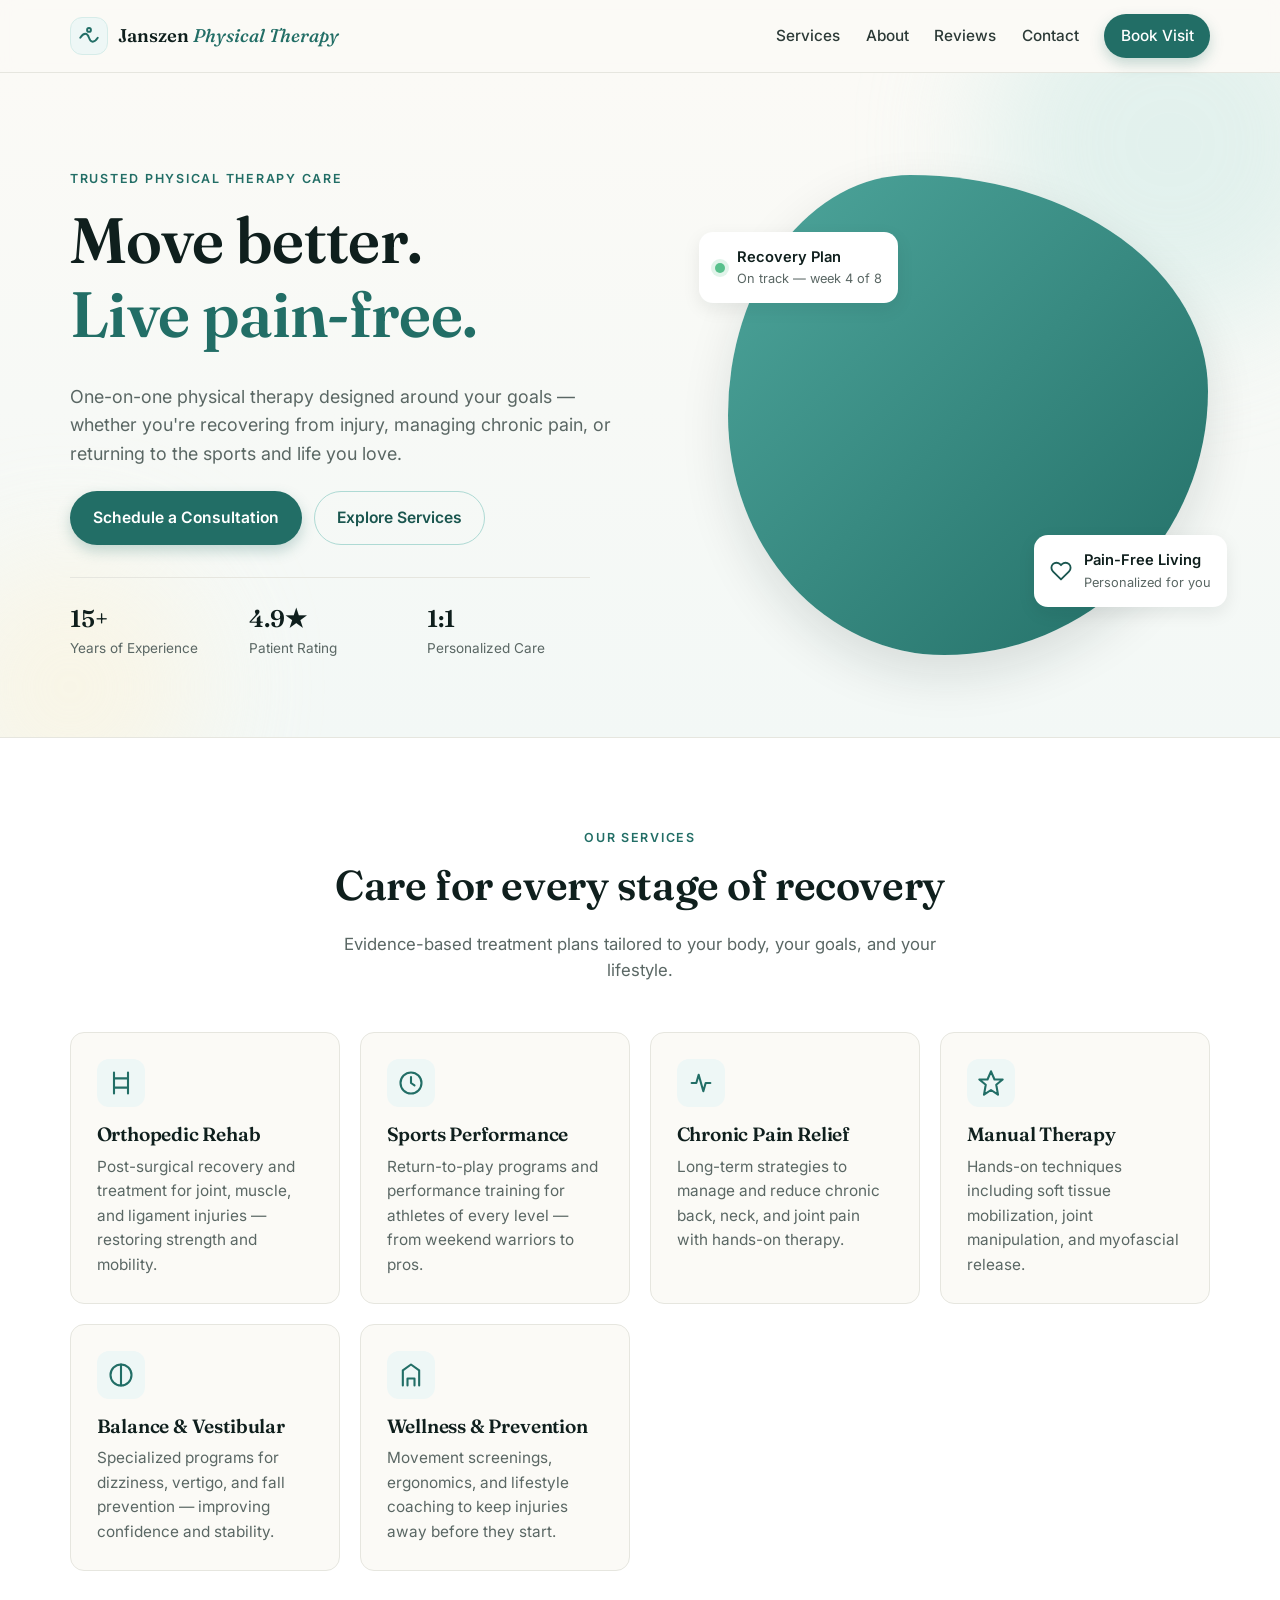
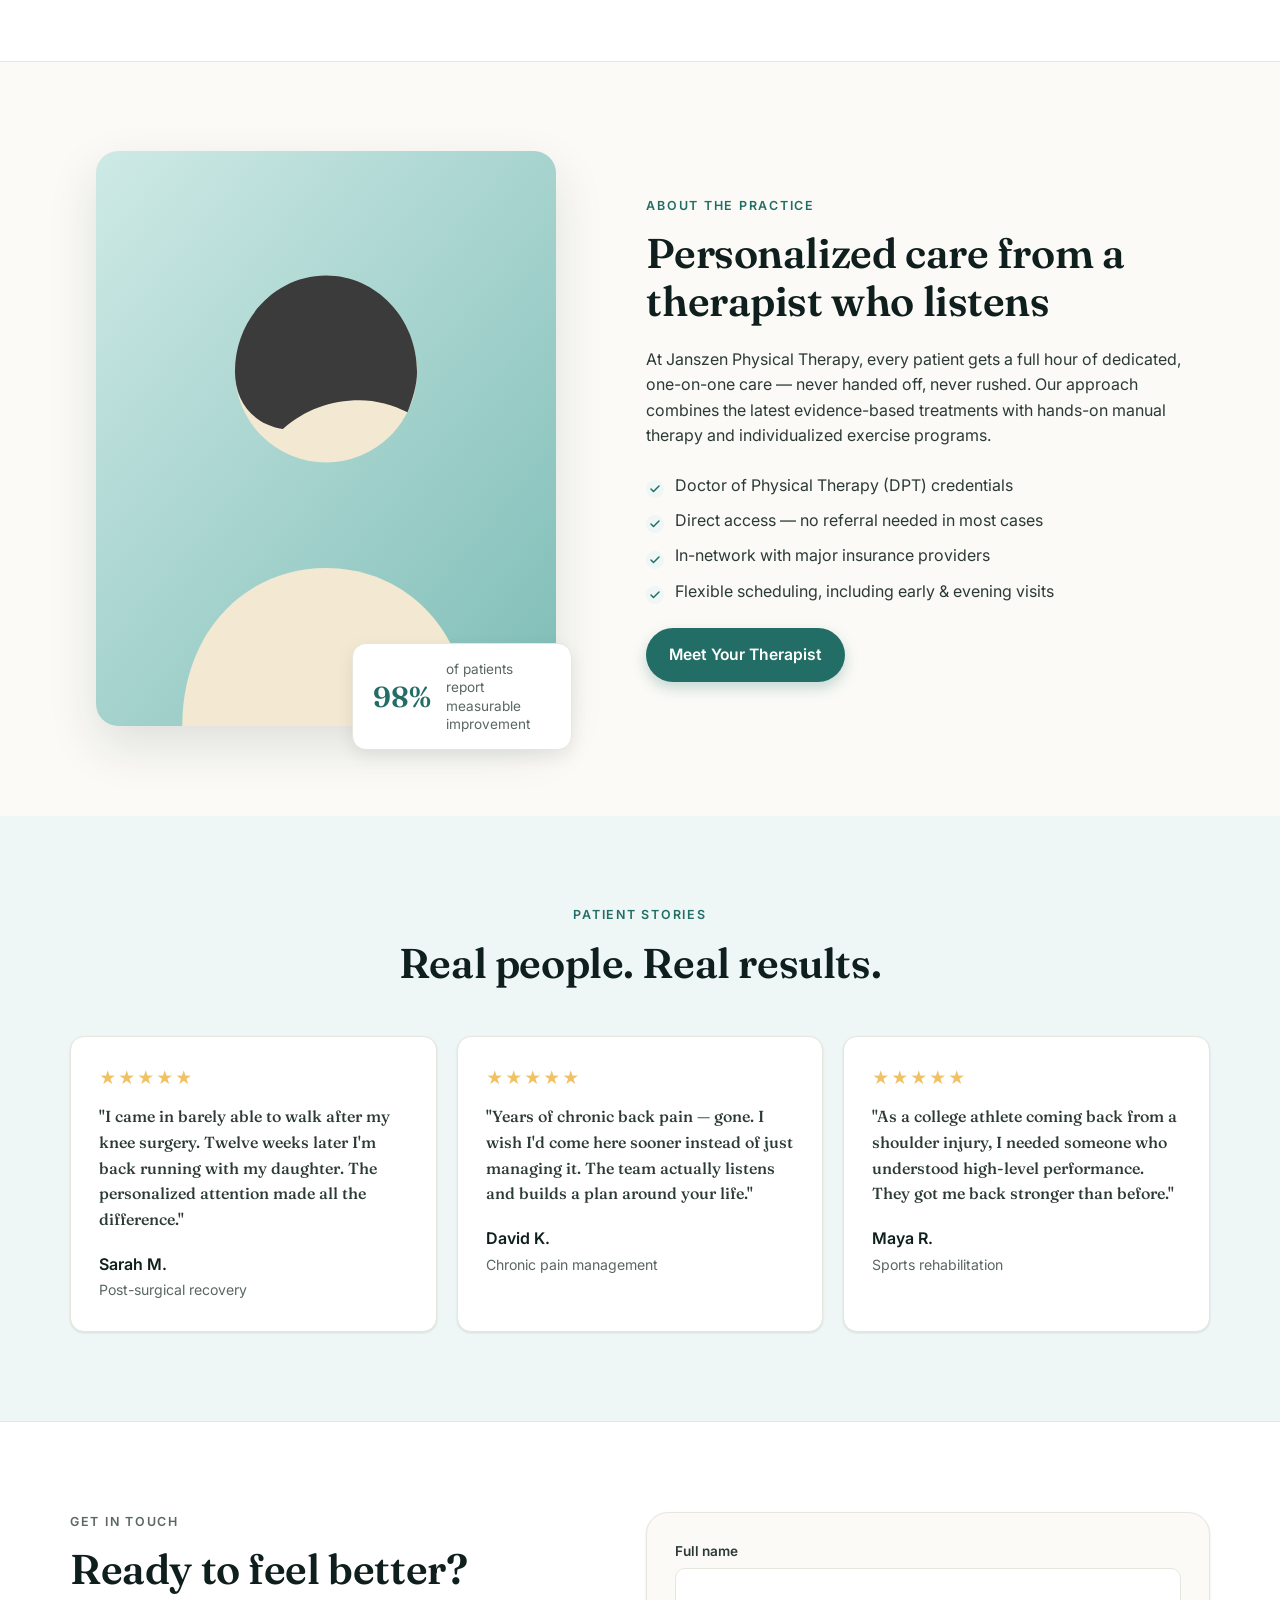
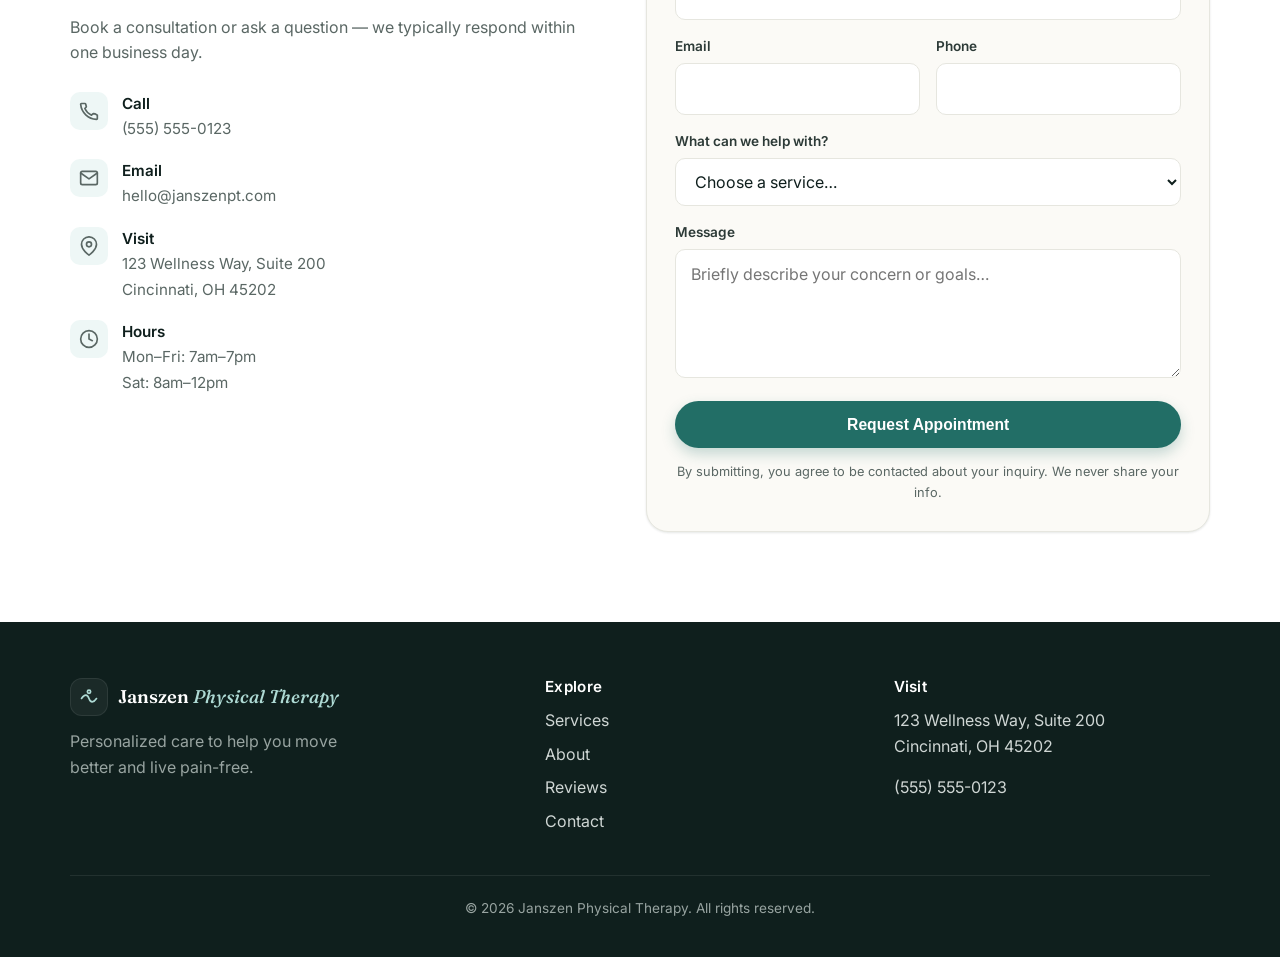
<file: index.html>
<!DOCTYPE html>
<html lang="en">
<head>
  <meta charset="UTF-8" />
  <meta name="viewport" content="width=device-width, initial-scale=1.0" />
  <meta name="description" content="Janszen Physical Therapy — personalized care to help you move better, recover faster, and live pain-free." />
  <title>Janszen Physical Therapy — Move Better. Live Better.</title>
  <link rel="preconnect" href="https://fonts.googleapis.com" />
  <link rel="preconnect" href="https://fonts.gstatic.com" crossorigin />
  <link href="https://fonts.googleapis.com/css2?family=Inter:wght@400;500;600;700&family=Fraunces:opsz,wght@9..144,500;9..144,600&display=swap" rel="stylesheet" />
  <link rel="stylesheet" href="styles.css" />
</head>
<body>
  <header class="site-header" id="top">
    <div class="container nav-wrap">
      <a class="brand" href="#top" aria-label="Janszen Physical Therapy home">
        <span class="brand-mark" aria-hidden="true">
          <svg viewBox="0 0 32 32" width="28" height="28" fill="none" stroke="currentColor" stroke-width="2.2" stroke-linecap="round" stroke-linejoin="round">
            <path d="M6 18c4-6 8-6 10 0s6 6 10 0" />
            <circle cx="16" cy="9" r="2.2" />
          </svg>
        </span>
        <span class="brand-text">Janszen <em>Physical Therapy</em></span>
      </a>
      <nav class="primary-nav" aria-label="Primary">
        <button class="nav-toggle" aria-expanded="false" aria-controls="nav-menu">
          <span class="sr-only">Menu</span>
          <span class="bar"></span><span class="bar"></span><span class="bar"></span>
        </button>
        <ul id="nav-menu" class="nav-menu">
          <li><a href="#services">Services</a></li>
          <li><a href="#about">About</a></li>
          <li><a href="#testimonials">Reviews</a></li>
          <li><a href="#contact">Contact</a></li>
          <li><a href="#contact" class="btn btn-primary btn-sm">Book Visit</a></li>
        </ul>
      </nav>
    </div>
  </header>

  <main>
    <section class="hero">
      <div class="container hero-grid">
        <div class="hero-copy">
          <p class="eyebrow">Trusted Physical Therapy Care</p>
          <h1>Move better.<br /><span class="accent">Live pain-free.</span></h1>
          <p class="lede">
            One-on-one physical therapy designed around your goals — whether you're recovering from injury,
            managing chronic pain, or returning to the sports and life you love.
          </p>
          <div class="hero-actions">
            <a href="#contact" class="btn btn-primary">Schedule a Consultation</a>
            <a href="#services" class="btn btn-ghost">Explore Services</a>
          </div>
          <ul class="hero-trust">
            <li><strong>15+</strong><span>Years of Experience</span></li>
            <li><strong>4.9★</strong><span>Patient Rating</span></li>
            <li><strong>1:1</strong><span>Personalized Care</span></li>
          </ul>
        </div>
        <div class="hero-visual" aria-hidden="true">
          <div class="blob"></div>
          <div class="card card-float card-1">
            <span class="dot dot-green"></span>
            <div>
              <p class="card-title">Recovery Plan</p>
              <p class="card-sub">On track — week 4 of 8</p>
            </div>
          </div>
          <div class="card card-float card-2">
            <svg viewBox="0 0 24 24" width="22" height="22" fill="none" stroke="currentColor" stroke-width="2" stroke-linecap="round" stroke-linejoin="round"><path d="M20.84 4.61a5.5 5.5 0 0 0-7.78 0L12 5.67l-1.06-1.06a5.5 5.5 0 0 0-7.78 7.78l1.06 1.06L12 21.23l7.78-7.78 1.06-1.06a5.5 5.5 0 0 0 0-7.78z"/></svg>
            <div>
              <p class="card-title">Pain-Free Living</p>
              <p class="card-sub">Personalized for you</p>
            </div>
          </div>
        </div>
      </div>
    </section>

    <section class="services" id="services">
      <div class="container">
        <header class="section-head">
          <p class="eyebrow">Our Services</p>
          <h2>Care for every stage of recovery</h2>
          <p class="section-sub">Evidence-based treatment plans tailored to your body, your goals, and your lifestyle.</p>
        </header>
        <div class="card-grid">
          <article class="service-card">
            <div class="service-icon" aria-hidden="true">
              <svg viewBox="0 0 24 24" width="28" height="28" fill="none" stroke="currentColor" stroke-width="1.8" stroke-linecap="round" stroke-linejoin="round"><path d="M6 3v18M18 3v18M6 8h12M6 16h12"/></svg>
            </div>
            <h3>Orthopedic Rehab</h3>
            <p>Post-surgical recovery and treatment for joint, muscle, and ligament injuries — restoring strength and mobility.</p>
          </article>
          <article class="service-card">
            <div class="service-icon" aria-hidden="true">
              <svg viewBox="0 0 24 24" width="28" height="28" fill="none" stroke="currentColor" stroke-width="1.8" stroke-linecap="round" stroke-linejoin="round"><circle cx="12" cy="12" r="9"/><path d="M12 7v5l3 2"/></svg>
            </div>
            <h3>Sports Performance</h3>
            <p>Return-to-play programs and performance training for athletes of every level — from weekend warriors to pros.</p>
          </article>
          <article class="service-card">
            <div class="service-icon" aria-hidden="true">
              <svg viewBox="0 0 24 24" width="28" height="28" fill="none" stroke="currentColor" stroke-width="1.8" stroke-linecap="round" stroke-linejoin="round"><path d="M4 12h4l2-7 4 14 2-7h4"/></svg>
            </div>
            <h3>Chronic Pain Relief</h3>
            <p>Long-term strategies to manage and reduce chronic back, neck, and joint pain with hands-on therapy.</p>
          </article>
          <article class="service-card">
            <div class="service-icon" aria-hidden="true">
              <svg viewBox="0 0 24 24" width="28" height="28" fill="none" stroke="currentColor" stroke-width="1.8" stroke-linecap="round" stroke-linejoin="round"><path d="M12 2l3 7h7l-5.5 4.5L18 22l-6-4-6 4 1.5-8.5L2 9h7z"/></svg>
            </div>
            <h3>Manual Therapy</h3>
            <p>Hands-on techniques including soft tissue mobilization, joint manipulation, and myofascial release.</p>
          </article>
          <article class="service-card">
            <div class="service-icon" aria-hidden="true">
              <svg viewBox="0 0 24 24" width="28" height="28" fill="none" stroke="currentColor" stroke-width="1.8" stroke-linecap="round" stroke-linejoin="round"><path d="M3 12a9 9 0 0 1 18 0M3 12a9 9 0 0 0 18 0"/><path d="M12 3v18"/></svg>
            </div>
            <h3>Balance & Vestibular</h3>
            <p>Specialized programs for dizziness, vertigo, and fall prevention — improving confidence and stability.</p>
          </article>
          <article class="service-card">
            <div class="service-icon" aria-hidden="true">
              <svg viewBox="0 0 24 24" width="28" height="28" fill="none" stroke="currentColor" stroke-width="1.8" stroke-linecap="round" stroke-linejoin="round"><path d="M5 21V8l7-5 7 5v13"/><path d="M9 21v-6h6v6"/></svg>
            </div>
            <h3>Wellness & Prevention</h3>
            <p>Movement screenings, ergonomics, and lifestyle coaching to keep injuries away before they start.</p>
          </article>
        </div>
      </div>
    </section>

    <section class="about" id="about">
      <div class="container about-grid">
        <div class="about-visual" aria-hidden="true">
          <div class="about-photo">
            <svg viewBox="0 0 200 240" width="100%" height="100%" preserveAspectRatio="xMidYMid slice">
              <defs>
                <linearGradient id="g1" x1="0" x2="1" y1="0" y2="1">
                  <stop offset="0" stop-color="#cfeae6"/>
                  <stop offset="1" stop-color="#7dbcb6"/>
                </linearGradient>
              </defs>
              <rect width="200" height="240" fill="url(#g1)"/>
              <circle cx="100" cy="92" r="38" fill="#f3e9d2"/>
              <path d="M40 240c0-40 27-66 60-66s60 26 60 66z" fill="#f3e9d2"/>
              <path d="M62 92c0-22 17-40 38-40s38 18 38 40c0 6-2 12-4 17-6-3-13-5-20-5-12 0-23 4-32 12-13-2-20-12-20-24z" fill="#3b3b3b"/>
            </svg>
          </div>
          <div class="badge-card">
            <span class="badge-num">98%</span>
            <span class="badge-text">of patients report measurable improvement</span>
          </div>
        </div>
        <div>
          <p class="eyebrow">About the Practice</p>
          <h2>Personalized care from a therapist who listens</h2>
          <p>
            At Janszen Physical Therapy, every patient gets a full hour of dedicated, one-on-one care — never
            handed off, never rushed. Our approach combines the latest evidence-based treatments with hands-on
            manual therapy and individualized exercise programs.
          </p>
          <ul class="check-list">
            <li>Doctor of Physical Therapy (DPT) credentials</li>
            <li>Direct access — no referral needed in most cases</li>
            <li>In-network with major insurance providers</li>
            <li>Flexible scheduling, including early & evening visits</li>
          </ul>
          <a href="#contact" class="btn btn-primary">Meet Your Therapist</a>
        </div>
      </div>
    </section>

    <section class="testimonials" id="testimonials">
      <div class="container">
        <header class="section-head">
          <p class="eyebrow">Patient Stories</p>
          <h2>Real people. Real results.</h2>
        </header>
        <div class="testimonial-grid">
          <figure class="testimonial">
            <div class="stars" aria-label="5 out of 5 stars">★★★★★</div>
            <blockquote>
              "I came in barely able to walk after my knee surgery. Twelve weeks later I'm back running with
              my daughter. The personalized attention made all the difference."
            </blockquote>
            <figcaption>
              <strong>Sarah M.</strong>
              <span>Post-surgical recovery</span>
            </figcaption>
          </figure>
          <figure class="testimonial">
            <div class="stars" aria-label="5 out of 5 stars">★★★★★</div>
            <blockquote>
              "Years of chronic back pain — gone. I wish I'd come here sooner instead of just managing it.
              The team actually listens and builds a plan around your life."
            </blockquote>
            <figcaption>
              <strong>David K.</strong>
              <span>Chronic pain management</span>
            </figcaption>
          </figure>
          <figure class="testimonial">
            <div class="stars" aria-label="5 out of 5 stars">★★★★★</div>
            <blockquote>
              "As a college athlete coming back from a shoulder injury, I needed someone who understood
              high-level performance. They got me back stronger than before."
            </blockquote>
            <figcaption>
              <strong>Maya R.</strong>
              <span>Sports rehabilitation</span>
            </figcaption>
          </figure>
        </div>
      </div>
    </section>

    <section class="contact" id="contact">
      <div class="container contact-grid">
        <div class="contact-info">
          <p class="eyebrow">Get In Touch</p>
          <h2>Ready to feel better?</h2>
          <p>Book a consultation or ask a question — we typically respond within one business day.</p>
          <ul class="contact-list">
            <li>
              <span class="contact-ico" aria-hidden="true">
                <svg viewBox="0 0 24 24" width="20" height="20" fill="none" stroke="currentColor" stroke-width="2" stroke-linecap="round" stroke-linejoin="round"><path d="M22 16.92V21a1 1 0 0 1-1.11 1A19.86 19.86 0 0 1 2 4.11 1 1 0 0 1 3 3h4.09a1 1 0 0 1 1 .75 12.06 12.06 0 0 0 .66 2.6 1 1 0 0 1-.23 1.05L7 9a16 16 0 0 0 8 8l1.6-1.6a1 1 0 0 1 1.05-.23 12.06 12.06 0 0 0 2.6.66 1 1 0 0 1 .75 1z"/></svg>
              </span>
              <div><strong>Call</strong><a href="tel:+15555550123">(555) 555-0123</a></div>
            </li>
            <li>
              <span class="contact-ico" aria-hidden="true">
                <svg viewBox="0 0 24 24" width="20" height="20" fill="none" stroke="currentColor" stroke-width="2" stroke-linecap="round" stroke-linejoin="round"><path d="M4 4h16c1 0 2 1 2 2v12c0 1-1 2-2 2H4c-1 0-2-1-2-2V6c0-1 1-2 2-2z"/><path d="m22 6-10 7L2 6"/></svg>
              </span>
              <div><strong>Email</strong><a href="mailto:hello@janszenpt.com">hello@janszenpt.com</a></div>
            </li>
            <li>
              <span class="contact-ico" aria-hidden="true">
                <svg viewBox="0 0 24 24" width="20" height="20" fill="none" stroke="currentColor" stroke-width="2" stroke-linecap="round" stroke-linejoin="round"><path d="M21 10c0 7-9 13-9 13S3 17 3 10a9 9 0 1 1 18 0z"/><circle cx="12" cy="10" r="3"/></svg>
              </span>
              <div><strong>Visit</strong><span>123 Wellness Way, Suite 200<br/>Cincinnati, OH 45202</span></div>
            </li>
            <li>
              <span class="contact-ico" aria-hidden="true">
                <svg viewBox="0 0 24 24" width="20" height="20" fill="none" stroke="currentColor" stroke-width="2" stroke-linecap="round" stroke-linejoin="round"><circle cx="12" cy="12" r="10"/><path d="M12 6v6l4 2"/></svg>
              </span>
              <div><strong>Hours</strong><span>Mon–Fri: 7am–7pm<br/>Sat: 8am–12pm</span></div>
            </li>
          </ul>
        </div>
        <form class="contact-form" id="contact-form" novalidate>
          <div class="form-row">
            <label>
              <span>Full name</span>
              <input type="text" name="name" required autocomplete="name" />
            </label>
          </div>
          <div class="form-row two">
            <label>
              <span>Email</span>
              <input type="email" name="email" required autocomplete="email" />
            </label>
            <label>
              <span>Phone</span>
              <input type="tel" name="phone" autocomplete="tel" />
            </label>
          </div>
          <div class="form-row">
            <label>
              <span>What can we help with?</span>
              <select name="service">
                <option value="">Choose a service…</option>
                <option>Orthopedic Rehab</option>
                <option>Sports Performance</option>
                <option>Chronic Pain Relief</option>
                <option>Manual Therapy</option>
                <option>Balance & Vestibular</option>
                <option>Wellness & Prevention</option>
              </select>
            </label>
          </div>
          <div class="form-row">
            <label>
              <span>Message</span>
              <textarea name="message" rows="4" placeholder="Briefly describe your concern or goals…"></textarea>
            </label>
          </div>
          <button type="submit" class="btn btn-primary btn-block">Request Appointment</button>
          <p class="form-note">By submitting, you agree to be contacted about your inquiry. We never share your info.</p>
          <p class="form-success" id="form-success" hidden>Thanks! We'll be in touch within one business day.</p>
        </form>
      </div>
    </section>
  </main>

  <footer class="site-footer">
    <div class="container footer-grid">
      <div>
        <a class="brand" href="#top">
          <span class="brand-mark" aria-hidden="true">
            <svg viewBox="0 0 32 32" width="24" height="24" fill="none" stroke="currentColor" stroke-width="2.2" stroke-linecap="round" stroke-linejoin="round">
              <path d="M6 18c4-6 8-6 10 0s6 6 10 0" />
              <circle cx="16" cy="9" r="2.2" />
            </svg>
          </span>
          <span class="brand-text">Janszen <em>Physical Therapy</em></span>
        </a>
        <p class="footer-tag">Personalized care to help you move better and live pain-free.</p>
      </div>
      <nav aria-label="Footer">
        <h4>Explore</h4>
        <ul>
          <li><a href="#services">Services</a></li>
          <li><a href="#about">About</a></li>
          <li><a href="#testimonials">Reviews</a></li>
          <li><a href="#contact">Contact</a></li>
        </ul>
      </nav>
      <div>
        <h4>Visit</h4>
        <p>123 Wellness Way, Suite 200<br/>Cincinnati, OH 45202</p>
        <p><a href="tel:+15555550123">(555) 555-0123</a></p>
      </div>
    </div>
    <div class="container footer-bottom">
      <p>&copy; <span id="year"></span> Janszen Physical Therapy. All rights reserved.</p>
    </div>
  </footer>

  <script src="script.js"></script>
</body>
</html>
</file>
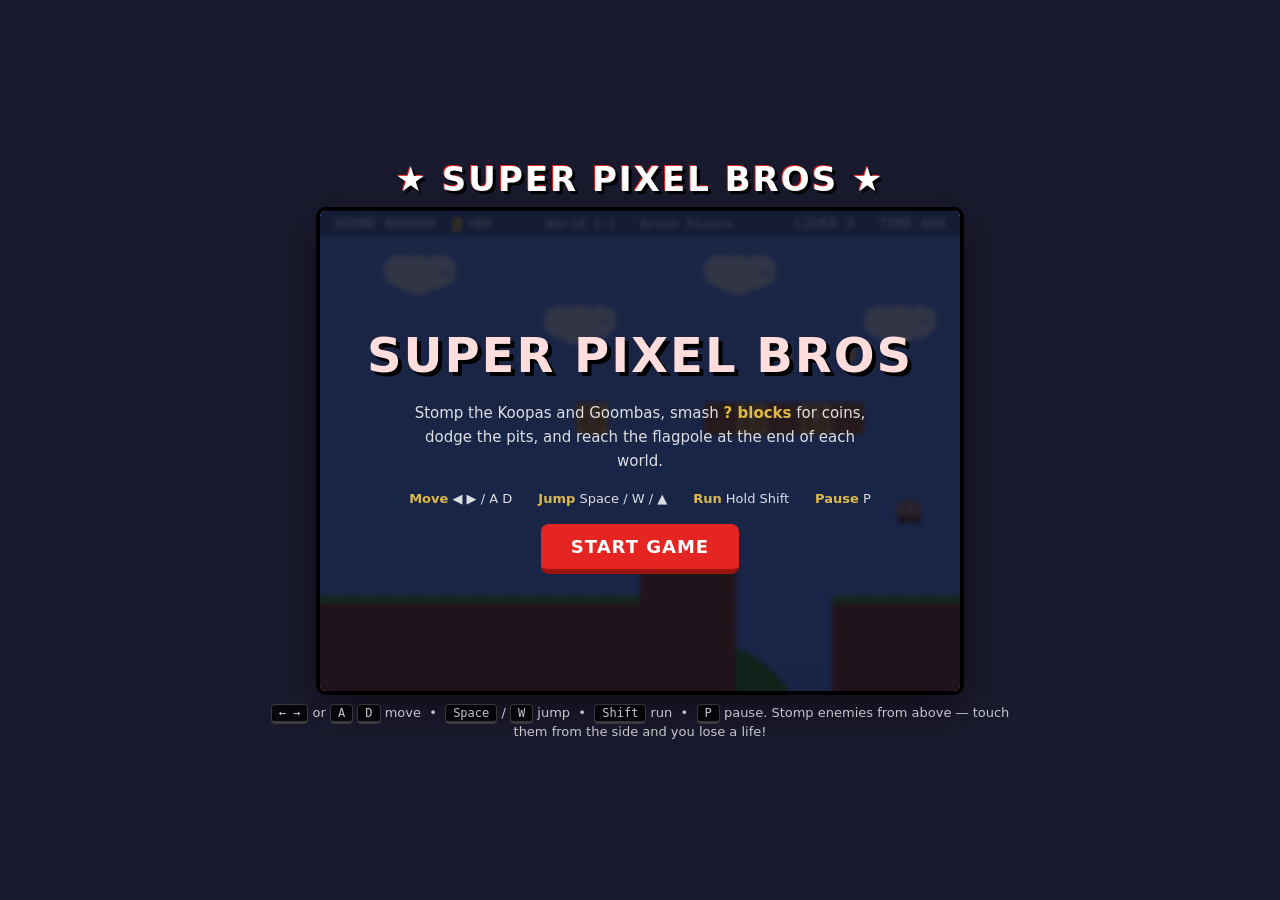
<file: mario.html>
<!DOCTYPE html>
<html lang="en">
<head>
<meta charset="UTF-8" />
<meta name="viewport" content="width=device-width, initial-scale=1.0" />
<title>Super Pixel Bros — A Classic Platformer</title>
<style>
  :root { --bg: #5c94fc; }
  * { box-sizing: border-box; }
  html, body {
    margin: 0; padding: 0; height: 100%;
    background: #1a1a2e;
    font-family: "Trebuchet MS", "Segoe UI", system-ui, sans-serif;
    color: #fff;
    -webkit-user-select: none; user-select: none;
    overflow: hidden;
  }
  #wrap {
    display: flex; flex-direction: column; align-items: center;
    justify-content: center; min-height: 100%; gap: 12px; padding: 12px;
  }
  h1 {
    margin: 0; font-size: clamp(20px, 4vw, 34px); letter-spacing: 2px;
    color: #fff; text-shadow: 3px 3px 0 #000, -1px -1px 0 #e52521;
  }
  #stage {
    position: relative;
    box-shadow: 0 0 0 4px #000, 0 12px 40px rgba(0,0,0,.6);
    border-radius: 6px; overflow: hidden;
    image-rendering: pixelated;
  }
  canvas { display: block; background: var(--bg); width: 100%; height: auto; }
  #hud-note { font-size: 13px; opacity: .75; text-align: center; max-width: 760px; line-height: 1.5; }
  kbd {
    background: #000; border: 1px solid #444; border-bottom-width: 3px;
    border-radius: 4px; padding: 1px 7px; font-family: monospace; font-size: 12px;
  }
  /* Overlay screens */
  .overlay {
    position: absolute; inset: 0; display: flex; flex-direction: column;
    align-items: center; justify-content: center; gap: 18px;
    background: rgba(10,12,30,.82); text-align: center; padding: 24px;
    backdrop-filter: blur(2px);
  }
  .overlay h2 { margin: 0; font-size: clamp(26px, 6vw, 48px); text-shadow: 4px 4px 0 #000; letter-spacing: 2px; }
  .overlay p { margin: 0; font-size: 15px; opacity: .85; line-height: 1.6; max-width: 460px; }
  .btn {
    font-family: inherit; font-weight: bold; font-size: 18px; letter-spacing: 1px;
    color: #fff; background: #e52521; border: none; border-bottom: 5px solid #9b1410;
    padding: 12px 30px; border-radius: 8px; cursor: pointer; text-transform: uppercase;
    transition: transform .06s, filter .15s;
  }
  .btn:hover { filter: brightness(1.1); }
  .btn:active { transform: translateY(3px); border-bottom-width: 2px; }
  .hidden { display: none !important; }
  .legend { display: flex; flex-wrap: wrap; gap: 14px 26px; justify-content: center; font-size: 13px; opacity: .85; }
  .legend span b { color: #ffd34d; }
  /* Touch controls */
  #touch { position: absolute; inset: 0; display: none; pointer-events: none; }
  .tbtn {
    position: absolute; bottom: 16px; width: 64px; height: 64px;
    background: rgba(255,255,255,.18); border: 2px solid rgba(255,255,255,.5);
    border-radius: 50%; pointer-events: auto; display: flex; align-items: center;
    justify-content: center; font-size: 26px; color: #fff; touch-action: none;
  }
  .tbtn:active { background: rgba(255,255,255,.4); }
  #t-left  { left: 16px; }
  #t-right { left: 92px; }
  #t-jump  { right: 16px; background: rgba(229,37,33,.45); }
  @media (pointer: coarse) { #touch { display: block; } }
</style>
</head>
<body>
<div id="wrap">
  <h1>★ SUPER PIXEL BROS ★</h1>
  <div id="stage">
    <canvas id="game" width="640" height="480"></canvas>

    <!-- Touch controls -->
    <div id="touch">
      <div class="tbtn" id="t-left">◀</div>
      <div class="tbtn" id="t-right">▶</div>
      <div class="tbtn" id="t-jump">▲</div>
    </div>

    <!-- Start screen -->
    <div class="overlay" id="screen-start">
      <h2 style="color:#fdd;">SUPER PIXEL BROS</h2>
      <p>Stomp the Koopas and Goombas, smash <b style="color:#ffd34d">? blocks</b> for coins,
         dodge the pits, and reach the flagpole at the end of each world.</p>
      <div class="legend">
        <span><b>Move</b> ◀ ▶ / A D</span>
        <span><b>Jump</b> Space / W / ▲</span>
        <span><b>Run</b> Hold Shift</span>
        <span><b>Pause</b> P</span>
      </div>
      <button class="btn" id="btn-start">Start Game</button>
    </div>

    <!-- Game over -->
    <div class="overlay hidden" id="screen-over">
      <h2 style="color:#ff6b6b;">GAME OVER</h2>
      <p id="over-msg">The Koopas got the better of you this time.</p>
      <button class="btn" id="btn-retry">Try Again</button>
    </div>

    <!-- Win -->
    <div class="overlay hidden" id="screen-win">
      <h2 style="color:#ffd34d;">YOU WIN!</h2>
      <p id="win-msg">You cleared every world. A true plumbing legend!</p>
      <button class="btn" id="btn-replay">Play Again</button>
    </div>

    <!-- Level clear flash -->
    <div class="overlay hidden" id="screen-clear">
      <h2 style="color:#9bff9b;">WORLD CLEAR!</h2>
      <p id="clear-msg"></p>
    </div>
  </div>

  <div id="hud-note">
    <kbd>← →</kbd> or <kbd>A</kbd> <kbd>D</kbd> move &nbsp;•&nbsp;
    <kbd>Space</kbd> / <kbd>W</kbd> jump &nbsp;•&nbsp;
    <kbd>Shift</kbd> run &nbsp;•&nbsp; <kbd>P</kbd> pause.
    Stomp enemies from above — touch them from the side and you lose a life!
  </div>
</div>

<script src="mario.js"></script>
</body>
</html>
</file>
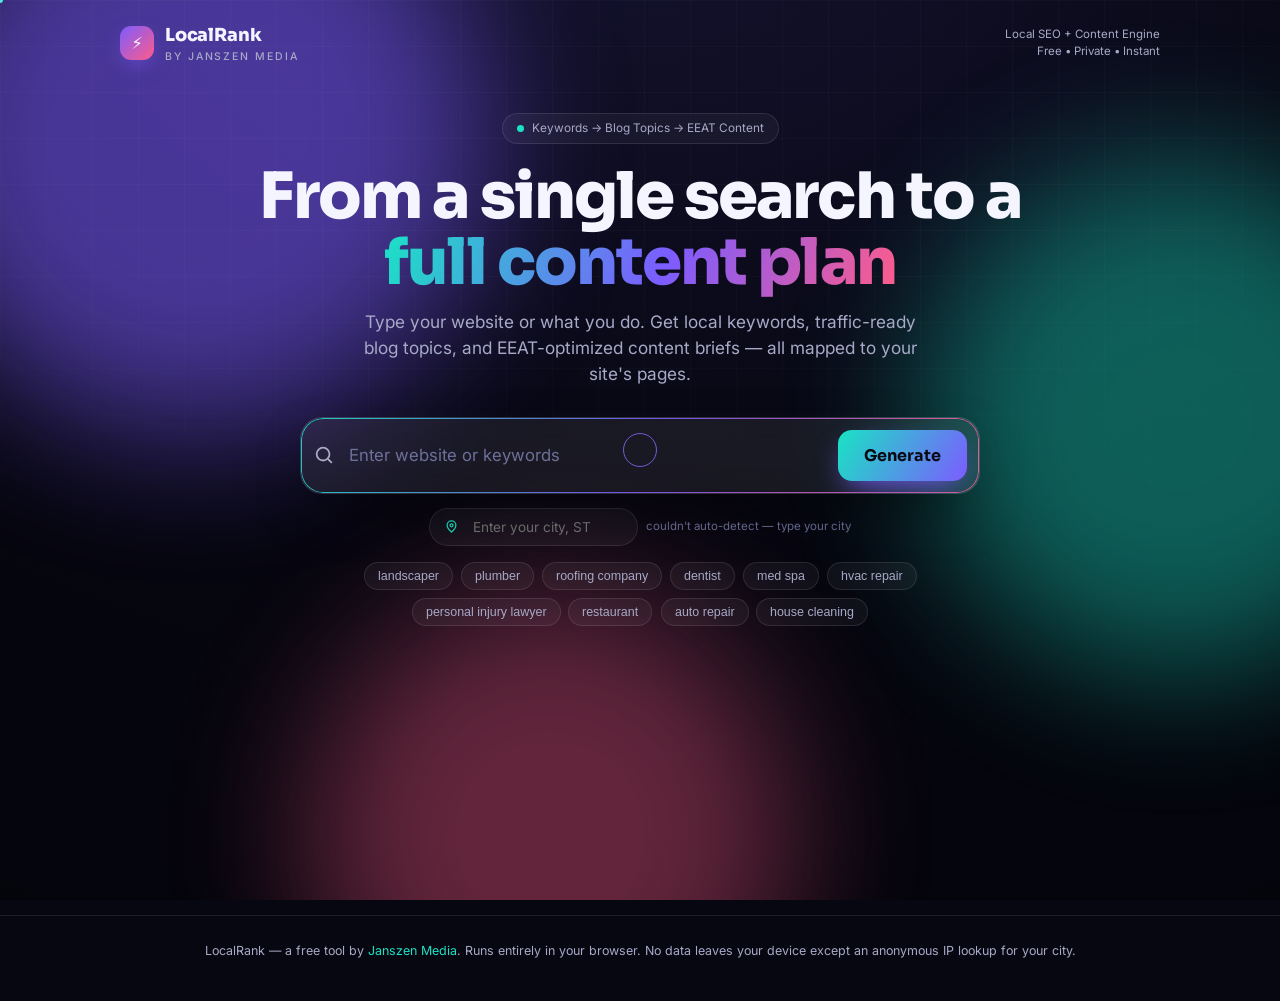
<file: seo-tool.html>
<!DOCTYPE html>
<html lang="en">
<head>
<meta charset="UTF-8" />
<meta name="viewport" content="width=device-width, initial-scale=1.0, viewport-fit=cover" />
<meta name="theme-color" content="#0a0a14" />
<meta name="description" content="LocalRank — a free local SEO keyword + blog topic generator. Enter a website or keywords and instantly generate local & intent keywords, blog topics, and EEAT-ready content briefs." />
<title>LocalRank — Local SEO Keyword & Content Engine</title>
<link rel="preconnect" href="https://fonts.googleapis.com" />
<link rel="preconnect" href="https://fonts.gstatic.com" crossorigin />
<link href="https://fonts.googleapis.com/css2?family=Sora:wght@500;600;700;800&family=Inter:wght@400;500;600&display=swap" rel="stylesheet" />
<style>
:root{
  --bg:#070711;--bg2:#0d0d1f;--ink:#f4f5ff;--muted:#a7a9c7;
  --line:rgba(255,255,255,.10);--glass:rgba(255,255,255,.045);--glass2:rgba(255,255,255,.07);
  --c1:#7c5cff;--c2:#19e3c4;--c3:#ff5c8a;--c4:#ffd166;--c5:#7be0ff;
  --radius:18px;--shadow:0 22px 60px -22px rgba(0,0,0,.75);
}
*{box-sizing:border-box}
html{-webkit-text-size-adjust:100%}
body{margin:0;font-family:"Inter",system-ui,sans-serif;color:var(--ink);background:var(--bg);
  overflow-x:hidden;min-height:100vh;line-height:1.5;-webkit-font-smoothing:antialiased}
h1,h2,h3,.brand{font-family:"Sora",system-ui,sans-serif}

/* background */
.bg{position:fixed;inset:0;z-index:-3;overflow:hidden;background:
  radial-gradient(120% 120% at 50% -10%, #14122e 0%, var(--bg) 55%, #04040b 100%)}
.blob{position:absolute;border-radius:50%;filter:blur(70px);opacity:.55;will-change:transform;
  transition:transform .35s cubic-bezier(.2,.8,.2,1)}
.blob.b1{width:46vw;height:46vw;background:var(--c1);top:-12vw;left:-8vw}
.blob.b2{width:40vw;height:40vw;background:var(--c2);top:18vh;right:-12vw;opacity:.4}
.blob.b3{width:38vw;height:38vw;background:var(--c3);bottom:-14vw;left:24vw;opacity:.38}
.grid-overlay{position:fixed;inset:0;z-index:-2;pointer-events:none;
  background-image:linear-gradient(rgba(255,255,255,.025) 1px,transparent 1px),
  linear-gradient(90deg,rgba(255,255,255,.025) 1px,transparent 1px);background-size:46px 46px;
  mask:radial-gradient(120% 90% at 50% 0%,#000 35%,transparent 80%)}
#fx{position:fixed;inset:0;z-index:9;pointer-events:none}

/* cursor */
.cursor,.cursor-dot{position:fixed;top:0;left:0;z-index:50;pointer-events:none;border-radius:50%;
  mix-blend-mode:screen;transform:translate(-50%,-50%)}
.cursor{width:34px;height:34px;border:1.5px solid rgba(124,92,255,.8);transition:width .2s,height .2s,background .2s}
.cursor.hot{width:60px;height:60px;background:rgba(124,92,255,.18);border-color:var(--c2)}
.cursor-dot{width:6px;height:6px;background:var(--c2)}
@media (hover:none){.cursor,.cursor-dot{display:none}}

.wrap{max-width:1080px;margin:0 auto;padding:0 20px}
header.top{display:flex;align-items:center;justify-content:space-between;padding:22px 0 6px;position:relative;z-index:5}
.brand{display:flex;align-items:center;gap:11px;font-weight:800;font-size:1.12rem;letter-spacing:-.01em}
.brand .mark{width:34px;height:34px;border-radius:11px;display:grid;place-items:center;
  background:linear-gradient(135deg,var(--c1),var(--c3));box-shadow:0 8px 22px -8px var(--c1);font-size:1.05rem}
.brand small{display:block;font-family:"Inter";font-weight:500;font-size:.66rem;color:var(--muted);letter-spacing:.18em;text-transform:uppercase}
.byline{font-size:.72rem;color:var(--muted);text-align:right}

.hero{text-align:center;padding:42px 0 14px;position:relative;z-index:4}
.pill{display:inline-flex;align-items:center;gap:8px;padding:6px 14px;border-radius:999px;background:var(--glass);
  border:1px solid var(--line);font-size:.74rem;color:var(--muted);margin-bottom:20px;backdrop-filter:blur(8px)}
.pill .dot{width:7px;height:7px;border-radius:50%;background:var(--c2);animation:ping 2.4s infinite}
@keyframes ping{0%{box-shadow:0 0 0 0 rgba(25,227,196,.5)}70%{box-shadow:0 0 0 9px rgba(25,227,196,0)}100%{box-shadow:0 0 0 0 rgba(25,227,196,0)}}
.hero h1{font-size:clamp(2.1rem,7vw,4rem);line-height:1.02;margin:0 0 14px;letter-spacing:-.03em;font-weight:800}
.hero h1 .grad{background:linear-gradient(110deg,var(--c2),var(--c1) 55%,var(--c3));-webkit-background-clip:text;background-clip:text;color:transparent}
.hero p{color:var(--muted);max-width:560px;margin:0 auto;font-size:clamp(.95rem,2.6vw,1.08rem)}

.search{margin:30px auto 6px;max-width:680px;position:relative;z-index:6}
.search-box{display:flex;gap:10px;flex-direction:column;background:var(--glass2);border:1px solid var(--line);
  border-radius:22px;padding:12px;backdrop-filter:blur(16px);box-shadow:var(--shadow);position:relative;overflow:hidden}
.search-box::before{content:"";position:absolute;inset:0;border-radius:22px;padding:1px;
  background:linear-gradient(120deg,var(--c2),var(--c1),var(--c3));
  -webkit-mask:linear-gradient(#000 0 0) content-box,linear-gradient(#000 0 0);-webkit-mask-composite:xor;mask-composite:exclude;opacity:0;transition:opacity .4s}
.search-box.focus::before{opacity:.9}
.field{display:flex;align-items:center;gap:12px;width:100%}
.field svg{flex:0 0 auto;color:var(--muted)}
#q{flex:1;background:transparent;border:0;outline:0;color:var(--ink);font-size:1.05rem;font-family:inherit;padding:14px 2px;min-width:0}
#q::placeholder{color:#6e7099}
.btn-gen{flex:0 0 auto;border:0;cursor:pointer;color:#0a0a14;font-weight:700;font-family:"Sora";font-size:1rem;
  padding:15px 26px;border-radius:14px;background:linear-gradient(120deg,var(--c2),var(--c1));
  box-shadow:0 12px 30px -10px var(--c1);transition:transform .15s,box-shadow .25s;will-change:transform;position:relative;overflow:hidden}
.btn-gen:active{transform:scale(.96)}
@media(min-width:620px){.search-box{flex-direction:row;align-items:center}}

.loc-row{display:flex;flex-wrap:wrap;gap:8px;justify-content:center;margin-top:14px;align-items:center}
.loc-chip{display:inline-flex;align-items:center;gap:8px;background:var(--glass);border:1px solid var(--line);
  border-radius:999px;padding:6px 10px 6px 14px;font-size:.82rem;color:var(--muted)}
.loc-chip svg{color:var(--c2)}
.loc-chip input{background:transparent;border:0;outline:0;color:var(--ink);font-family:inherit;font-size:.85rem;width:160px;padding:4px 6px;border-radius:8px}
.loc-chip input:focus{background:rgba(255,255,255,.06)}
.hint{font-size:.72rem;color:#6e7099}

.examples{display:flex;flex-wrap:wrap;gap:8px;justify-content:center;margin-top:16px}
.ex{cursor:pointer;font-size:.78rem;color:var(--muted);background:var(--glass);border:1px solid var(--line);
  padding:6px 13px;border-radius:999px;transition:.2s;will-change:transform}
.ex:hover{color:var(--ink);border-color:var(--c2);transform:translateY(-2px)}

.results{margin:34px auto 80px;position:relative;z-index:3;opacity:0;transform:translateY(18px);transition:opacity .6s,transform .6s}
.results.show{opacity:1;transform:none}
.summary{display:flex;flex-wrap:wrap;gap:10px;align-items:center;justify-content:space-between;margin-bottom:18px}
.summary .id{display:flex;flex-wrap:wrap;gap:8px;align-items:center}
.tag{font-size:.74rem;padding:5px 11px;border-radius:999px;background:var(--glass);border:1px solid var(--line);color:var(--muted)}
.tag b{color:var(--ink);font-weight:600}
.tag.live{color:var(--c2);border-color:rgba(25,227,196,.4)}
.actions{display:flex;gap:8px;flex-wrap:wrap;align-items:center}
.act{cursor:pointer;font-size:.78rem;font-weight:600;font-family:inherit;color:var(--ink);background:var(--glass);
  border:1px solid var(--line);padding:8px 14px;border-radius:11px;transition:.2s}
.act:hover{border-color:var(--c2);background:var(--glass2)}

/* toggle switch */
.switch-wrap{display:inline-flex;align-items:center;gap:9px;font-size:.78rem;color:var(--muted);
  background:var(--glass);border:1px solid var(--line);padding:6px 12px;border-radius:11px;cursor:pointer;user-select:none}
.switch{position:relative;width:42px;height:23px;border-radius:999px;background:rgba(255,255,255,.12);transition:.3s;flex:0 0 auto}
.switch::after{content:"";position:absolute;top:2.5px;left:2.5px;width:18px;height:18px;border-radius:50%;
  background:#fff;transition:.3s cubic-bezier(.3,1.4,.5,1)}
.switch-wrap.on .switch{background:linear-gradient(120deg,var(--c2),var(--c1))}
.switch-wrap.on .switch::after{transform:translateX(19px)}
.switch-wrap.on{color:var(--ink);border-color:rgba(25,227,196,.4)}

.tabs{display:flex;gap:6px;overflow-x:auto;padding-bottom:6px;margin-bottom:20px;scrollbar-width:none;-webkit-overflow-scrolling:touch}
.tabs::-webkit-scrollbar{display:none}
.tab{flex:0 0 auto;cursor:pointer;font-family:"Sora";font-weight:600;font-size:.84rem;padding:10px 16px;border-radius:12px;
  border:1px solid var(--line);background:var(--glass);color:var(--muted);transition:.25s;white-space:nowrap;position:relative}
.tab .n{font-size:.7rem;opacity:.7;margin-left:6px}
.tab.pulse{animation:tpulse .6s}
@keyframes tpulse{0%{transform:scale(1)}40%{transform:scale(1.12)}100%{transform:scale(1)}}
.tab[data-accent="local"].on{color:#04040b;background:linear-gradient(120deg,var(--c2),#5ef0d8);border-color:transparent}
.tab[data-accent="topics"].on{color:#04040b;background:linear-gradient(120deg,#ffe29a,var(--c4));border-color:transparent}
.tab[data-accent="info"].on{color:#04040b;background:linear-gradient(120deg,var(--c4),#ffe29a);border-color:transparent}
.tab[data-accent="commercial"].on{color:#04040b;background:linear-gradient(120deg,#9b8bff,var(--c1));border-color:transparent}
.tab[data-accent="transactional"].on{color:#fff;background:linear-gradient(120deg,var(--c3),#ff86a8);border-color:transparent}
.tab[data-accent="branded"].on{color:#04040b;background:linear-gradient(120deg,#7be0ff,#9b8bff);border-color:transparent}
.tab[data-accent="pagemap"].on{color:#fff;background:linear-gradient(120deg,var(--c1),var(--c3));border-color:transparent}

.panel{display:none;animation:fade .5s}
.panel.on{display:block}
@keyframes fade{from{opacity:0;transform:translateY(10px)}to{opacity:1;transform:none}}
.panel-lead{color:var(--muted);font-size:.9rem;margin:-4px 0 18px;max-width:700px}
.panel-lead b{color:var(--ink)}

.chips{display:flex;flex-wrap:wrap;gap:9px}
.chip{cursor:pointer;font-size:.86rem;padding:9px 12px 9px 14px;border-radius:12px;background:var(--glass);
  border:1px solid var(--line);color:var(--ink);transition:transform .18s,border-color .2s,background .2s;
  display:inline-flex;align-items:center;gap:9px;will-change:transform;opacity:0;transform:translateY(14px) scale(.96)}
.chip.in{opacity:1;transform:none}
.chip:hover{border-color:var(--c2);background:var(--glass2);transform:translateY(-3px)}
.chip .cp{opacity:.4;transition:.2s;padding:2px;border-radius:5px}
.chip .cp:hover{opacity:1;color:var(--c2);background:rgba(255,255,255,.08)}
.chip.copied{border-color:var(--c2);background:rgba(25,227,196,.12)}
.chip .tag-i{font-size:.62rem;text-transform:uppercase;letter-spacing:.08em;padding:2px 7px;border-radius:6px;font-weight:700}
.chip .spark{opacity:.55;transition:.2s}
.chip:hover .spark{opacity:1}

/* cloud */
.cloud{display:flex;flex-wrap:wrap;gap:10px 16px;align-items:center;justify-content:center;padding:14px 4px;min-height:120px}
.cw{cursor:pointer;line-height:1;font-weight:600;font-family:"Sora";transition:transform .2s,filter .2s,text-shadow .2s;
  will-change:transform;white-space:nowrap;opacity:0;animation:cwin .5s forwards}
@keyframes cwin{to{opacity:1}}
.cw:hover{transform:scale(1.18) translateY(-2px);filter:brightness(1.25);text-shadow:0 6px 22px currentColor;z-index:2}
.cw .f{display:inline-block;animation:float 6s ease-in-out infinite}
@keyframes float{0%,100%{transform:translateY(0)}50%{transform:translateY(-6px)}}

/* page map */
.pm-grid{display:grid;gap:16px;grid-template-columns:1fr}
@media(min-width:740px){.pm-grid{grid-template-columns:1fr 1fr}}
.pm-card{background:var(--glass);border:1px solid var(--line);border-radius:var(--radius);padding:18px;transition:transform .25s,border-color .25s;will-change:transform}
.pm-card h3{margin:0 0 4px;font-size:1.02rem;display:flex;align-items:center;gap:9px}
.pm-card .ico{width:30px;height:30px;border-radius:9px;display:grid;place-items:center;font-size:.95rem;flex:0 0 auto}
.pm-card .desc{color:var(--muted);font-size:.78rem;margin:0 0 13px}
.pm-card .chips .chip{font-size:.8rem;padding:7px 11px}

/* topics */
.topics-grid{display:grid;gap:14px;grid-template-columns:1fr}
@media(min-width:720px){.topics-grid{grid-template-columns:1fr 1fr}}
.topic{background:var(--glass);border:1px solid var(--line);border-radius:16px;padding:16px 16px 14px;
  transition:transform .25s,border-color .25s;display:flex;flex-direction:column;gap:11px;opacity:0;transform:translateY(14px)}
.topic.in{opacity:1;transform:none}
.topic:hover{border-color:rgba(255,209,102,.45);transform:translateY(-3px)}
.topic .tt{font-family:"Sora";font-weight:700;font-size:1rem;line-height:1.28;letter-spacing:-.01em}
.topic .meta{display:flex;flex-wrap:wrap;gap:7px;align-items:center}
.topic .badge{font-size:.6rem;text-transform:uppercase;letter-spacing:.08em;font-weight:700;padding:3px 8px;border-radius:6px}
.topic .src{font-size:.7rem;color:var(--muted)}
.topic .row{display:flex;gap:8px;margin-top:auto}
.btn-content{cursor:pointer;border:0;font-family:"Sora";font-weight:700;font-size:.82rem;color:#04040b;
  background:linear-gradient(120deg,var(--c4),#ffe29a);padding:10px 15px;border-radius:11px;flex:1;transition:transform .15s,filter .2s;position:relative;overflow:hidden}
.btn-content:hover{filter:brightness(1.05)}
.btn-content:active{transform:scale(.97)}
.btn-mini{cursor:pointer;border:1px solid var(--line);background:var(--glass);color:var(--ink);border-radius:11px;padding:10px 12px;font-size:.82rem;transition:.2s}
.btn-mini:hover{border-color:var(--c2)}

footer{padding:26px 0 40px;text-align:center;color:var(--muted);font-size:.78rem;border-top:1px solid var(--line);margin-top:30px}
footer a{color:var(--c2);text-decoration:none}

.toast{position:fixed;left:50%;bottom:26px;transform:translateX(-50%) translateY(30px);background:#14122e;border:1px solid var(--line);
  color:var(--ink);padding:12px 20px;border-radius:13px;font-size:.86rem;box-shadow:var(--shadow);opacity:0;transition:.35s;z-index:80;pointer-events:none;display:flex;gap:9px;align-items:center}
.toast.show{opacity:1;transform:translateX(-50%) translateY(0)}
.toast b{color:var(--c2)}
.empty{text-align:center;color:#6e7099;padding:30px;font-size:.9rem}
.ripple{position:absolute;border-radius:50%;background:rgba(255,255,255,.5);transform:scale(0);animation:rip .6s ease-out;pointer-events:none}
@keyframes rip{to{transform:scale(4);opacity:0}}

/* modal */
.modal{position:fixed;inset:0;z-index:70;display:none;align-items:center;justify-content:center;padding:18px;
  background:rgba(4,4,11,.66);backdrop-filter:blur(7px)}
.modal.on{display:flex;animation:fade .3s}
.modal-card{background:linear-gradient(180deg,#14122e,#0c0b1d);border:1px solid var(--line);border-radius:20px;
  width:100%;max-width:640px;max-height:88vh;overflow-y:auto;box-shadow:var(--shadow);position:relative}
.modal-card.wide{max-width:780px}
.modal-head{position:sticky;top:0;background:linear-gradient(180deg,#14122e,rgba(20,18,46,.92));backdrop-filter:blur(6px);
  padding:20px 22px 14px;border-bottom:1px solid var(--line);display:flex;justify-content:space-between;align-items:flex-start;gap:12px;z-index:2}
.modal-head h2{margin:0;font-size:1.15rem}
.modal-head p{margin:5px 0 0;color:var(--muted);font-size:.82rem}
.x{cursor:pointer;border:1px solid var(--line);background:var(--glass);color:var(--ink);width:34px;height:34px;border-radius:10px;font-size:1.1rem;flex:0 0 auto;transition:.2s}
.x:hover{border-color:var(--c3);color:var(--c3)}
.modal-body{padding:20px 22px 24px}
.eeat-q{margin-bottom:18px}
.eeat-q label{display:block;font-family:"Sora";font-weight:600;font-size:.9rem;margin-bottom:4px}
.eeat-q .sub{color:var(--muted);font-size:.76rem;margin-bottom:9px}
.eeat-q .pillset{display:flex;gap:6px;flex-wrap:wrap;margin-bottom:9px}
.eeat-q .pp{font-size:.62rem;text-transform:uppercase;letter-spacing:.07em;font-weight:700;padding:3px 8px;border-radius:6px;background:rgba(124,92,255,.18);color:#c7bcff}
.eeat-q textarea{width:100%;background:rgba(0,0,0,.25);border:1px solid var(--line);border-radius:12px;color:var(--ink);
  font-family:inherit;font-size:.92rem;padding:12px;resize:vertical;min-height:78px;outline:0}
.eeat-q textarea:focus{border-color:var(--c2)}
.modal-foot{display:flex;gap:10px;flex-wrap:wrap;margin-top:6px}
.btn-primary{cursor:pointer;border:0;font-family:"Sora";font-weight:700;font-size:.92rem;color:#04040b;flex:1;min-width:160px;
  background:linear-gradient(120deg,var(--c2),var(--c1));padding:14px 18px;border-radius:12px;transition:transform .15s,filter .2s}
.btn-primary:hover{filter:brightness(1.05)}.btn-primary:active{transform:scale(.98)}
.btn-ghost{cursor:pointer;border:1px solid var(--line);background:var(--glass);color:var(--ink);font-family:inherit;font-weight:600;
  font-size:.85rem;padding:12px 16px;border-radius:12px;transition:.2s}
.btn-ghost:hover{border-color:var(--c2)}

/* content brief */
.brief h1.bt{font-size:1.4rem;margin:0 0 4px;line-height:1.2}
.brief .briefmeta{display:flex;flex-wrap:wrap;gap:7px;margin:10px 0 18px}
.brief .bm{font-size:.7rem;padding:4px 10px;border-radius:999px;background:var(--glass);border:1px solid var(--line);color:var(--muted)}
.brief .bm b{color:var(--c2);font-weight:600}
.brief section{margin:0 0 18px;padding:14px 16px;background:rgba(255,255,255,.025);border:1px solid var(--line);border-radius:13px}
.brief section h3{margin:0 0 8px;font-size:.82rem;text-transform:uppercase;letter-spacing:.09em;color:var(--c2)}
.brief p.g{margin:0 0 8px;color:var(--ink);font-size:.9rem}
.brief .small{color:var(--muted);font-size:.82rem}
.brief ul,.brief ol{margin:6px 0 0;padding-left:20px}
.brief li{margin:5px 0;font-size:.9rem}
.brief li::marker{color:var(--c1)}
.brief .eeatbox{border-left:3px solid var(--c4);background:rgba(255,209,102,.07)}
.brief .ck li{list-style:none;position:relative;padding-left:24px}
.brief .ck li::before{content:"\2713";position:absolute;left:0;color:var(--c2);font-weight:700}
.brief .codeword{color:var(--c5);font-weight:600}

/* service areas */
.sa-wrap{margin:0 0 22px;padding:16px;background:rgba(124,92,255,.06);border:1px solid var(--line);border-radius:16px}
.sa-head{display:flex;flex-wrap:wrap;gap:10px;align-items:center;justify-content:space-between;margin-bottom:10px}
.sa-head h3{margin:0;font-size:1rem;display:flex;align-items:center;gap:8px}
.sa-actions{display:flex;gap:8px;flex-wrap:wrap}
.sa-status{font-size:.8rem;color:var(--muted);margin:0 0 12px}
.sa-cities{display:flex;flex-wrap:wrap;gap:8px;margin-bottom:14px}
.sa-city{display:inline-flex;align-items:center;gap:7px;background:var(--glass);border:1px solid var(--line);border-radius:999px;padding:6px 8px 6px 13px;font-size:.84rem}
.sa-city .rm{cursor:pointer;width:18px;height:18px;border-radius:50%;display:grid;place-items:center;background:rgba(255,255,255,.08);font-size:.85rem;line-height:1;color:var(--muted);transition:.2s}
.sa-city .rm:hover{background:var(--c3);color:#fff}
.sa-add{display:inline-flex;align-items:center;gap:4px;background:var(--glass);border:1px dashed var(--line);border-radius:999px;padding:3px 5px 3px 12px}
.sa-add input{background:transparent;border:0;outline:0;color:var(--ink);font-family:inherit;font-size:.84rem;width:120px;padding:5px 2px}
.sa-add button{cursor:pointer;border:0;background:linear-gradient(120deg,var(--c2),var(--c1));color:#04040b;font-weight:700;width:26px;height:26px;border-radius:50%;font-size:1.05rem;line-height:1}
.sa-pages{display:grid;gap:12px;grid-template-columns:1fr}
@media(min-width:680px){.sa-pages{grid-template-columns:1fr 1fr}}
.sa-page{background:var(--glass);border:1px solid var(--line);border-radius:13px;padding:13px 14px}
.sa-page h4{margin:0 0 3px;font-size:.92rem}
.sa-page .slug{font-size:.72rem;color:var(--c5);margin-bottom:8px;font-weight:600;word-break:break-all}
.sa-page .kws{display:flex;flex-wrap:wrap;gap:6px}
.sa-page .kws span{font-size:.74rem;background:rgba(255,255,255,.05);border:1px solid var(--line);border-radius:7px;padding:4px 8px;color:var(--muted)}

/* full draft */
.seg{display:inline-flex;background:rgba(0,0,0,.25);border:1px solid var(--line);border-radius:11px;padding:3px;margin-bottom:16px}
.seg button{cursor:pointer;border:0;background:transparent;color:var(--muted);font-family:"Sora";font-weight:600;font-size:.82rem;padding:8px 16px;border-radius:8px;transition:.2s}
.seg button.on{background:linear-gradient(120deg,var(--c2),var(--c1));color:#04040b}
.article h1.at{font-size:1.45rem;margin:0 0 10px;line-height:1.22}
.article h2.ah{font-size:1.1rem;margin:22px 0 8px}
.article p{font-size:.94rem;line-height:1.7;margin:0 0 12px;color:#dcdef0}
.article ul,.article ol{margin:0 0 13px;padding-left:22px}
.article li{margin:6px 0;font-size:.92rem;line-height:1.6}
.article li::marker{color:var(--c1)}
.article .note{font-size:.78rem;color:var(--muted);font-style:italic;border-left:2px solid var(--c4);padding:2px 0 2px 11px;margin:0 0 16px}
.article table{width:100%;border-collapse:collapse;margin:0 0 8px;font-size:.86rem}
.article th,.article td{border:1px solid var(--line);padding:8px 10px;text-align:left}
.article th{background:rgba(124,92,255,.14);font-weight:600}
.article .ebox{background:rgba(255,209,102,.07);border:1px solid var(--line);border-left:3px solid var(--c4);border-radius:11px;padding:13px 15px;margin:18px 0 14px}
.article .ebox h2{margin:0 0 6px;font-size:1rem}
.article .cta{background:linear-gradient(120deg,rgba(25,227,196,.14),rgba(124,92,255,.14));border:1px solid var(--line);border-radius:13px;padding:15px;text-align:center;font-weight:600;margin-top:18px}

/* insights tab accent */
.tab[data-accent="insights"].on{color:#04040b;background:linear-gradient(120deg,#7be0ff,var(--c2));border-color:transparent}

/* opportunity map */
.opp-legend{display:flex;flex-wrap:wrap;gap:8px;margin-bottom:11px}
.opp-chip{cursor:pointer;display:inline-flex;align-items:center;gap:7px;font-size:.76rem;background:var(--glass);border:1px solid var(--line);padding:6px 12px;border-radius:999px;transition:.2s;user-select:none}
.opp-chip:hover{border-color:var(--c2)}
.opp-chip i{width:10px;height:10px;border-radius:50%;flex:0 0 auto}
.opp-chip.off{opacity:.42;filter:grayscale(.6)}
.opp-wrap{position:relative;background:var(--glass);border:1px solid var(--line);border-radius:16px;padding:6px}
.opp-wrap svg{display:block;width:100%;height:auto}
.bub{cursor:pointer;transition:opacity .5s ease, r .3s cubic-bezier(.2,.9,.3,1.3)}
.bub:hover{filter:brightness(1.4)}
.opp-tip{position:absolute;pointer-events:none;z-index:5;background:#14122e;border:1px solid var(--line);border-radius:12px;padding:11px 13px;box-shadow:var(--shadow);opacity:0;transform:translateY(4px);transition:opacity .15s;max-width:250px;left:0;top:0}
.opp-tip.on{opacity:1;transform:none}
.opp-tip .tk{font-weight:600;margin-bottom:7px;font-size:.84rem;line-height:1.25}
.opp-tip .badge{font-size:.58rem;text-transform:uppercase;letter-spacing:.07em;font-weight:700;padding:2px 7px;border-radius:6px;margin-bottom:8px;display:inline-block}
.opp-tip .mm{display:grid;grid-template-columns:auto 1fr auto;gap:4px 9px;align-items:center;font-size:.72rem;color:var(--muted)}
.opp-tip .mm b{color:var(--ink);font-family:"Sora";font-size:.74rem}
.opp-tip .mbar{height:5px;border-radius:9px;background:rgba(255,255,255,.1);overflow:hidden;min-width:64px}
.opp-tip .mbar i{display:block;height:100%;border-radius:9px}
.opp-tip .go{margin-top:8px;font-size:.7rem;color:var(--c2)}

/* insights */
.ins-hero{display:grid;gap:14px;grid-template-columns:1fr;margin-bottom:6px}
@media(min-width:760px){.ins-hero{grid-template-columns:1fr 1.3fr}}
.ins-card{background:var(--glass);border:1px solid var(--line);border-radius:16px;padding:18px}
.ins-score{display:flex;align-items:center;gap:18px}
.ring{position:relative;width:120px;height:120px;flex:0 0 auto}
.ring .rv{position:absolute;inset:0;display:grid;place-content:center;text-align:center}
.ring .rv b{font-family:"Sora";font-size:1.9rem;line-height:1}
.ring .rv small{font-size:.6rem;color:var(--muted);text-transform:uppercase;letter-spacing:.1em}
.ins-stats{display:flex;gap:10px;flex-wrap:wrap;flex:1}
.stat{flex:1;min-width:84px;background:rgba(255,255,255,.03);border:1px solid var(--line);border-radius:12px;padding:12px}
.stat b{font-family:"Sora";font-size:1.5rem;display:block;line-height:1}
.stat span{font-size:.72rem;color:var(--muted)}
.qw{list-style:none;margin:0;padding:0;display:flex;flex-direction:column;gap:10px}
.qw li{display:grid;grid-template-columns:1fr auto;gap:5px 12px;align-items:center;font-size:.85rem;cursor:pointer}
.qw li:hover .kw{color:var(--c2)}
.qw .bar{grid-column:1/-1;height:6px;border-radius:99px;background:rgba(255,255,255,.07);overflow:hidden}
.qw .bar i{display:block;height:100%;border-radius:99px;background:linear-gradient(90deg,var(--c2),var(--c1));width:0;transition:width 1s cubic-bezier(.2,.8,.2,1)}
.qw .sc{font-family:"Sora";font-weight:700;color:var(--c2);font-size:.84rem}
.ins-graphic{background:var(--glass);border:1px solid var(--line);border-radius:16px;padding:8px;overflow:hidden}
.ins-graphic svg{display:block;width:100%;height:auto;border-radius:10px}
.cal{display:grid;grid-template-columns:repeat(2,1fr);gap:10px;margin-top:2px}
@media(min-width:680px){.cal{grid-template-columns:repeat(4,1fr)}}
.cal .wk{background:var(--glass);border:1px solid var(--line);border-radius:12px;padding:11px;cursor:pointer;transition:.2s}
.cal .wk:hover{border-color:var(--c4);transform:translateY(-2px)}
.cal .wk .wn{font-size:.62rem;text-transform:uppercase;letter-spacing:.1em;color:var(--c4);font-weight:700;margin-bottom:5px}
.cal .wk .wt{font-size:.78rem;line-height:1.3}
.ins-actions{display:flex;gap:8px;flex-wrap:wrap;margin:2px 0 18px}
.ins-h{font-family:"Sora";font-weight:700;font-size:1rem;margin:22px 0 10px;display:flex;align-items:center;gap:8px;flex-wrap:wrap}
@media (prefers-reduced-motion:reduce){*{animation:none!important;transition:none!important}}
</style>
</head>
<body>
<div class="bg" id="bg"><span class="blob b1"></span><span class="blob b2"></span><span class="blob b3"></span></div>
<div class="grid-overlay"></div>
<canvas id="fx"></canvas>
<div class="cursor" id="cur"></div><div class="cursor-dot" id="curDot"></div>

<div class="wrap">
  <header class="top">
    <div class="brand"><span class="mark">⚡</span><span>LocalRank<small>by Janszen Media</small></span></div>
    <div class="byline">Local SEO + Content Engine<br>Free • Private • Instant</div>
  </header>

  <section class="hero">
    <span class="pill"><span class="dot"></span> Keywords → Blog Topics → EEAT Content</span>
    <h1>From a single search to a<br><span class="grad">full content plan</span></h1>
    <p>Type your website or what you do. Get local keywords, traffic-ready blog topics, and EEAT-optimized content briefs — all mapped to your site's pages.</p>

    <form class="search" id="form" autocomplete="off">
      <div class="search-box" id="sbox">
        <div class="field">
          <svg width="22" height="22" viewBox="0 0 24 24" fill="none" stroke="currentColor" stroke-width="2" stroke-linecap="round"><circle cx="11" cy="11" r="7"/><path d="m20 20-3-3"/></svg>
          <input id="q" name="q" placeholder="Enter website or keywords" aria-label="Enter website or keywords" />
        </div>
        <button class="btn-gen" id="gen" type="submit">Generate</button>
      </div>
      <div class="loc-row">
        <span class="loc-chip">
          <svg width="15" height="15" viewBox="0 0 24 24" fill="none" stroke="currentColor" stroke-width="2"><path d="M12 21s-7-6.3-7-11a7 7 0 1 1 14 0c0 4.7-7 11-7 11Z"/><circle cx="12" cy="10" r="2.4"/></svg>
          <input id="loc" placeholder="Detecting location…" aria-label="Your city" />
        </span>
        <span class="hint" id="locHint">auto-detected by IP — edit anytime</span>
      </div>
      <div class="examples" id="examples"></div>
    </form>
  </section>

  <section class="results" id="results" aria-live="polite">
    <div class="summary">
      <div class="id">
        <span class="tag">Industry: <b id="sIndustry">—</b></span>
        <span class="tag">Location: <b id="sLoc">—</b></span>
        <span class="tag live"><b id="sCount">0</b> keywords</span>
      </div>
      <div class="actions">
        <button class="act" id="copyAll">Copy tab</button>
        <button class="act" id="csv">Export CSV</button>
      </div>
    </div>

    <div class="tabs" id="tabs">
      <button class="tab on" data-accent="local" data-tab="local" type="button">📍 Local <span class="n" id="nLocal"></span></button>
      <button class="tab" data-accent="topics" data-tab="topics" type="button">📰 Blog Topics <span class="n" id="nTopics"></span></button>
      <button class="tab" data-accent="info" data-tab="info" type="button">📝 Informational <span class="n" id="nInfo"></span></button>
      <button class="tab" data-accent="commercial" data-tab="commercial" type="button">🔎 Commercial <span class="n" id="nCommercial"></span></button>
      <button class="tab" data-accent="transactional" data-tab="transactional" type="button">🛒 Transactional <span class="n" id="nTransactional"></span></button>
      <button class="tab" data-accent="branded" data-tab="branded" type="button">🏷️ Branded <span class="n" id="nBranded"></span></button>
      <button class="tab" data-accent="pagemap" data-tab="pagemap" type="button">🗺️ Page Map</button>
      <button class="tab" data-accent="insights" data-tab="insights" type="button">📊 Insights</button>
    </div>

    <div class="panel on" data-panel="local"><p class="panel-lead">High-intent "near me" and "[city]" searches — power your <b>homepage</b> and <b>service-area pages</b>. Tap any keyword to spin it into a blog topic ✨.</p><div class="view"></div></div>
    <div class="panel" data-panel="topics"><p class="panel-lead">Traffic-ready blog titles generated from your keywords. Hit <b>Generate content</b> to capture your EEAT expertise and build a full SEO brief.</p><div class="topics-grid" id="topicsGrid"></div></div>
    <div class="panel" data-panel="info"><p class="panel-lead">Long-tail, question &amp; "cost of" searches — fuel for your <b>blog, how-to guides, and cost articles</b>.</p><div class="view"></div></div>
    <div class="panel" data-panel="commercial"><p class="panel-lead">Comparison &amp; "best of" searches — buyers researching who to hire. Great for <b>service pages</b> and comparison posts.</p><div class="view"></div></div>
    <div class="panel" data-panel="transactional"><p class="panel-lead">Ready-to-buy searches — your <b>service pages</b> and conversion landing pages.</p><div class="view"></div></div>
    <div class="panel" data-panel="branded"><p class="panel-lead">Searches for your business by name — own your <b>brand SERP</b>.</p><div class="view"></div></div>
    <div class="panel" data-panel="pagemap"><p class="panel-lead">Your keywords organized into the pages you should actually build.</p><div id="serviceAreas"></div><div class="pm-grid" id="pmGrid"></div></div>
    <div class="panel" data-panel="insights"><p class="panel-lead">Your keyword strategy as shareable infographics — opportunity scores, a buyer-journey funnel, an opportunity map, and a 12-week content calendar.</p>
      <div class="ins-actions"><button class="act" id="insPng" type="button">⬇️ Download infographic (PNG)</button><button class="act" id="insCsv" type="button">Export scored CSV</button></div>
      <div id="insHero"></div>
      <div class="ins-h">🗺️ Opportunity map <span style="font-weight:400;color:var(--muted);font-size:.74rem">value vs. difficulty · bubble size = traffic · hover for detail · click to make a topic</span></div>
      <div id="oppMap"></div>
      <div class="ins-h">🗓️ 12-week content calendar <span style="font-weight:400;color:var(--muted);font-size:.74rem">tap a week to draft it</span></div>
      <div class="cal" id="insCal"></div>
      <div class="ins-h">📈 Shareable infographic</div>
      <div class="ins-graphic" id="insGraphic"></div>
    </div>
  </section>
</div>

<footer><div class="wrap">LocalRank — a free tool by <a href="https://janszenmedia.com" target="_blank" rel="noopener">Janszen Media</a>. Runs entirely in your browser. No data leaves your device except an anonymous IP lookup for your city.</div></footer>

<!-- EEAT modal -->
<div class="modal" id="eeatModal">
  <div class="modal-card">
    <div class="modal-head">
      <div><h2>✍️ Make it rank: add your expertise</h2><p id="eeatTopic">Google rewards real experience. Two quick answers shape your content brief.</p></div>
      <button class="x" id="eeatX" type="button">×</button>
    </div>
    <div class="modal-body">
      <div class="eeat-q">
        <label>1. Share a real experience or result</label>
        <div class="pillset"><span class="pp">Experience</span></div>
        <div class="sub">A project you completed, a problem you solved, a before/after, a lesson learned firsthand. This becomes the story that makes your post credible.</div>
        <textarea id="eeatExp" placeholder="e.g. Last spring we redesigned a 1/4-acre backyard in [city] — replaced dying sod with drought-tolerant landscaping and cut the client's water bill ~30%…"></textarea>
      </div>
      <div class="eeat-q">
        <label>2. What makes you credible?</label>
        <div class="pillset"><span class="pp">Expertise</span><span class="pp">Authoritativeness</span><span class="pp">Trust</span></div>
        <div class="sub">Years in business, licenses &amp; certifications, awards, number of customers served, warranties/guarantees, associations.</div>
        <textarea id="eeatCred" placeholder="e.g. Licensed & insured, 12 years in business, 600+ local projects, certified landscape designer, 5-star Google rating, 2-year workmanship guarantee."></textarea>
      </div>
      <div class="modal-foot">
        <button class="btn-primary" id="eeatGo" type="button">Generate content brief →</button>
        <button class="btn-ghost" id="eeatSkip" type="button">Skip</button>
      </div>
    </div>
  </div>
</div>

<!-- content brief modal -->
<div class="modal" id="briefModal">
  <div class="modal-card wide">
    <div class="modal-head">
      <div><h2>📄 Content Brief</h2><p>Outline, on-page SEO, FAQ schema &amp; EEAT signals — ready for your writer.</p></div>
      <button class="x" id="briefX" type="button">×</button>
    </div>
    <div class="modal-body">
      <div class="seg" id="briefSeg">
        <button data-view="brief" class="on" type="button">📋 Content brief</button>
        <button data-view="article" type="button">📝 Full draft</button>
      </div>
      <div class="brief" id="briefBody"></div>
      <div class="article" id="articleBody" style="display:none"></div>
      <div class="modal-foot">
        <button class="btn-primary" id="briefCopy" type="button">Copy brief</button>
        <button class="btn-ghost" id="briefMd" type="button">Export Markdown</button>
        <button class="btn-ghost" id="briefEdit" type="button">Edit expertise</button>
      </div>
    </div>
  </div>
</div>

<div class="toast" id="toast"><b>✓</b><span id="toastMsg">Copied</span></div>

<script>
/* ===================== industry knowledge base ===================== */
const INDUSTRIES={
  landscaping:{label:"Landscaping & Lawn Care",core:"landscaping",match:["landscap","lawn","garden","yard","turf","hardscape","irrigation","patio","sod","mulch","nursery","outdoor living"],services:["landscaping","landscape design","lawn care","lawn mowing","lawn maintenance","hardscaping","patio installation","retaining walls","irrigation systems","sod installation","tree trimming","garden design","outdoor lighting","yard cleanup","mulch installation","artificial turf"]},
  plumbing:{label:"Plumbing",core:"plumbing",match:["plumb","drain","sewer","water heater","pipe","leak","faucet","sump"],services:["plumbing","drain cleaning","water heater repair","water heater installation","leak detection","sewer line repair","pipe repair","faucet installation","sump pump repair","toilet repair","repiping","gas line installation"]},
  hvac:{label:"HVAC / Heating & Cooling",core:"HVAC",match:["hvac","heating","cooling","air condition","furnace","ac repair","ductless","heat pump","ventilation"],services:["HVAC repair","air conditioning repair","AC installation","furnace repair","heating repair","heat pump installation","duct cleaning","HVAC maintenance","ductless mini split installation","thermostat installation","emergency AC repair"]},
  roofing:{label:"Roofing",core:"roofing",match:["roof","shingle","gutter","metal roof","flat roof"],services:["roofing","roof repair","roof replacement","roof installation","shingle roofing","metal roofing","flat roof repair","gutter installation","storm damage roof repair","roof inspection","emergency roof repair"]},
  electrician:{label:"Electrical",core:"electrical",match:["electric","wiring","panel","lighting install","ev charger","circuit"],services:["electrical services","electrical repair","panel upgrades","wiring installation","lighting installation","EV charger installation","generator installation","outlet installation","ceiling fan installation","electrical inspection"]},
  dentist:{label:"Dental",core:"dental care",match:["dent","orthodon","invisalign","teeth","veneers","implant","ortho"],services:["dentist","family dentistry","cosmetic dentistry","teeth whitening","dental implants","invisalign","emergency dentist","teeth cleaning","root canal","dental crowns","pediatric dentistry","veneers"]},
  physicaltherapy:{label:"Physical Therapy",core:"physical therapy",match:["physical therap","physio","rehab","sports therapy","pelvic","ortho rehab"],services:["physical therapy","sports physical therapy","post-surgery rehab","back pain therapy","pelvic floor therapy","orthopedic physical therapy","dry needling","manual therapy","injury rehabilitation","balance therapy"]},
  lawyer:{label:"Legal / Law Firm",core:"legal services",match:["law","attorney","lawyer","legal","injury claim","divorce","dui","estate plan"],services:["personal injury lawyer","car accident attorney","divorce lawyer","family law attorney","criminal defense lawyer","estate planning attorney","DUI lawyer","wrongful death attorney","workers comp lawyer","business attorney"]},
  realestate:{label:"Real Estate",core:"real estate",match:["real estate","realtor","homes for sale","property","mortgage broker","realty"],services:["real estate agent","realtor","homes for sale","sell my house","first time home buyer","luxury homes","condos for sale","property listings","real estate broker","home valuation"]},
  restaurant:{label:"Restaurant / Food",core:"restaurant",match:["restaurant","cafe","pizza","sushi","bbq","bakery","catering","bistro","diner","food"],services:["restaurant","best restaurants","pizza delivery","catering","brunch","fine dining","takeout","family restaurant","date night restaurant","happy hour"]},
  salon:{label:"Salon / Beauty",core:"salon",match:["salon","hair","barber","nail","spa","beauty","lash","brow","esthetician","med spa"],services:["hair salon","barbershop","nail salon","day spa","balayage","haircut","hair color","lash extensions","facials","waxing","mens haircut","blowout"]},
  autorepair:{label:"Auto Repair",core:"auto repair",match:["auto","mechanic","car repair","tire","brake","transmission","oil change","collision","detailing"],services:["auto repair","oil change","brake repair","tire shop","transmission repair","engine repair","car AC repair","collision repair","auto detailing","wheel alignment","check engine light","mobile mechanic"]},
  cleaning:{label:"Cleaning Services",core:"cleaning",match:["clean","maid","janitor","house clean","carpet clean","window clean","power wash","pressure wash"],services:["house cleaning","maid service","deep cleaning","move out cleaning","commercial cleaning","carpet cleaning","window cleaning","pressure washing","office cleaning","post construction cleaning","recurring house cleaning"]},
  pestcontrol:{label:"Pest Control",core:"pest control",match:["pest","exterminat","termite","rodent","mosquito","bed bug","wildlife removal"],services:["pest control","exterminator","termite treatment","bed bug treatment","mosquito control","rodent removal","ant control","wildlife removal","cockroach treatment","wasp removal"]},
  contractor:{label:"General Contractor / Remodeling",core:"remodeling",match:["contractor","remodel","renovation","kitchen remodel","bathroom remodel","construction","builder","handyman","drywall","flooring"],services:["home remodeling","kitchen remodeling","bathroom remodeling","general contractor","home additions","basement finishing","flooring installation","drywall repair","handyman services","deck building","custom home builder"]},
  painting:{label:"Painting",core:"painting",match:["paint","interior paint","exterior paint","cabinet refinish"],services:["painting services","interior painting","exterior painting","cabinet painting","commercial painting","house painters","fence staining","deck staining","drywall and painting","popcorn ceiling removal"]},
  garagedoor:{label:"Garage Doors",core:"garage door",match:["garage door","garage spring","door opener"],services:["garage door repair","garage door installation","garage door spring repair","garage door opener installation","emergency garage door repair","commercial garage doors"]},
  fitness:{label:"Fitness / Gym",core:"fitness",match:["gym","fitness","crossfit","yoga","pilates","personal train","martial arts","boxing"],services:["gym","personal training","group fitness classes","yoga studio","crossfit","pilates","strength training","boot camp","martial arts","weight loss program"]},
  chiropractor:{label:"Chiropractic",core:"chiropractic care",match:["chiro","spinal","adjustment","spine"],services:["chiropractor","back pain treatment","neck pain relief","spinal adjustment","sciatica treatment","auto accident chiropractor","sports chiropractor","prenatal chiropractic","posture correction"]},
  vet:{label:"Veterinary",core:"veterinary care",match:["vet","veterinar","animal hospital","pet clinic"],services:["veterinarian","animal hospital","pet vaccinations","spay and neuter","emergency vet","pet dental care","dog grooming","puppy wellness","cat veterinarian"]},
  photography:{label:"Photography",core:"photography",match:["photograph","photo","wedding photo","headshot","portrait"],services:["photographer","wedding photography","family portraits","newborn photography","headshots","real estate photography","event photography","engagement photos","branding photography","maternity photos"]},
};
const GENERIC={label:"Local Service Business",core:"services",match:[],services:["services","installation","repair","maintenance","consultation","emergency service"]};

/* ===================== parsing & detection ===================== */
function parseInput(raw){
  let txt=(raw||"").trim().toLowerCase();let brand="";
  const urlish=txt.match(/(?:https?:\/\/)?(?:www\.)?([a-z0-9-]+)\.[a-z.]{2,}/i);
  if(urlish && (txt.includes(".")||txt.includes("/"))){brand=urlish[1].replace(/-/g," ");txt=brand+" "+txt;}
  const seeds=raw.split(/[,;/]| and /i).map(s=>s.trim()).filter(s=>s && s.length<40 && !/\.[a-z]{2,}/i.test(s));
  return {txt,brand:titleCase(brand),seeds};
}
function detectIndustry(txt){let best=null,bs=0;for(const k in INDUSTRIES){const ind=INDUSTRIES[k];let s=0;for(const m of ind.match){if(txt.includes(m))s+=m.length;}if(s>bs){bs=s;best=ind;}}return best||GENERIC;}
function titleCase(s){return (s||"").replace(/\b\w/g,c=>c.toUpperCase());}
function uniq(a){return [...new Set(a.map(x=>x.trim().toLowerCase().replace(/\s+/g," ")))].filter(Boolean);}
function escapeHtml(s){return String(s).replace(/[&<>"]/g,c=>({"&":"&amp;","<":"&lt;",">":"&gt;",'"':"&quot;"}[c]));}
function escapeReg(s){return s.replace(/[.*+?^${}()|[\]\\]/g,"\\$&");}
const YEAR=new Date().getFullYear();

/* ===================== keyword generation ===================== */
function buildKeywords(state){
  const {city,core,services,brand}=state;const C=city||"[city]";
  const local=[],info=[],commercial=[],transactional=[],branded=[];
  const localTpls=s=>[`${s} near me`,`${s} in ${C}`,`${s} ${C}`,`best ${s} near me`,`best ${s} in ${C}`,`${s} company near me`,`${s} companies in ${C}`,`local ${s} company`,`affordable ${s} near me`,`top rated ${s} ${C}`,`${s} services near me`,`${s} near ${C}`];
  services.slice(0,6).forEach(s=>localTpls(s).forEach(k=>local.push(k)));
  local.push(`${core} near me`,`${core} companies near me`,`${core} near me open now`,`emergency ${core} near me`);
  services.forEach(s=>{info.push(`how much does ${s} cost`,`${s} cost in ${C}`,`average cost of ${s}`,`how to choose a ${s} company`,`what to look for in a ${s} company`,`${s} tips`,`${s} ideas`,`benefits of professional ${s}`,`how long does ${s} take`,`is ${s} worth it`,`${s} vs doing it yourself`,`how often should you get ${s}`);});
  info.push(`${core} cost guide ${YEAR}`,`questions to ask a ${core} company`,`signs you need ${core}`);
  services.forEach(s=>{commercial.push(`best ${s} companies in ${C}`,`top ${s} near me`,`${s} reviews`,`${s} prices ${C}`,`cheap ${s} near me`,`${s} cost estimate`,`compare ${s} companies`,`${s} near me reviews`);});
  commercial.push(`best ${core} company near me`,`${core} quotes ${C}`,`affordable ${core} ${C}`);
  services.forEach(s=>{transactional.push(`hire ${s} ${C}`,`${s} free quote`,`${s} estimate near me`,`book ${s} online`,`schedule ${s} ${C}`,`${s} same day service`,`emergency ${s} near me`);});
  transactional.push(`${core} free estimate near me`,`get a ${core} quote ${C}`,`${core} financing near me`);
  const b=brand&&brand.length>1?brand:"[your brand]";
  branded.push(`${b}`,`${b} reviews`,`${b} ${C}`,`${b} near me`,`${b} phone number`,`${b} hours`,`${b} ${core}`,`is ${b} legit`,`${b} prices`,`${b} vs competitors`);
  return {local:uniq(local),info:uniq(info),commercial:uniq(commercial),transactional:uniq(transactional),branded:uniq(branded)};
}

/* ===================== scoring (cloud size + topic priority) ===================== */
function scoreKeyword(k){let s=10;const w=k.split(" ").length;s+=Math.max(0,6-w);
  if(/near me/.test(k))s+=6;if(/\bbest\b|\btop\b/.test(k))s+=4;if(/cost|price|how much/.test(k))s+=5;
  if(/\[city\]|\bin /.test(k))s+=3;if(/emergency|same day|free quote|hire|book/.test(k))s+=4;
  if(/how to|what|guide|tips|ideas|signs|worth/.test(k))s+=3;return s;}

/* ===================== topic generation ===================== */
function topicType(k){
  if(/how much|cost|price|average|\bprices\b/.test(k))return "cost";
  if(/how to|how do|how long|how often/.test(k))return "howto";
  if(/best|top|reviews|\bvs\b|compare/.test(k))return "best";
  if(/ideas/.test(k))return "ideas";
  if(/tips/.test(k))return "tips";
  if(/emergency|same day/.test(k))return "emergency";
  if(/signs|worth|benefits|what is|what to|questions/.test(k))return "guide";
  return "guide";
}
const STOP=["near me","best","top","affordable","cheap","local","how much does","how much","cost of","average cost of","how to choose a","how to","how long does","how often should you get","what to look for in a","what is","benefits of professional","is","worth it","reviews","prices","price","ideas","tips","company","companies","services","service","emergency","same day","free quote","estimate","book","online","schedule","hire","get a","quote","compare","vs doing it yourself","vs","near","in"];
function cleanSubject(k,city){
  let s=" "+k.toLowerCase()+" ";
  s=s.replace(/\[city\]/g," ");
  if(city)s=s.replace(new RegExp("\\b"+escapeReg(city.toLowerCase())+"\\b","g")," ");
  STOP.forEach(w=>{s=s.replace(new RegExp("\\b"+escapeReg(w)+"\\b","g")," ");});
  s=s.replace(/\s+/g," ").trim();
  return s;
}
function subjectOf(k,state){
  const lk=k.toLowerCase();
  // prefer a known service contained in the keyword
  let found=state.services.filter(s=>lk.includes(s.toLowerCase())).sort((a,b)=>b.length-a.length)[0];
  let subj=found||cleanSubject(k,state.city)||state.core;
  return subj;
}
function rnd(min,max){return Math.floor(min+Math.random()*(max-min+1));}
function makeTopic(subjectRaw,type,state){
  const S=titleCase(subjectRaw);const C=state.city||"[city]";
  const T={
    cost:[`How Much Does ${S} Cost in ${C}? (${YEAR} Price Guide)`,`${S} Cost in ${C}: What to Budget in ${YEAR}`,`The Real Cost of ${S} in ${C} (Prices, Factors & Tips)`],
    howto:[`How to Choose the Right ${S} Company in ${C}`,`How ${S} Works: A ${C} Homeowner's Guide`,`How to Prepare for ${S} in ${C}`],
    best:[`The ${rnd(5,9)} Best ${S} Companies in ${C} (${YEAR})`,`How to Find the Best ${S} Near You in ${C}`,`${S} in ${C}: How to Compare Quotes & Pick a Pro`],
    ideas:[`${rnd(15,27)} ${S} Ideas to Transform Your Home in ${C}`,`${rnd(9,15)} ${S} Ideas Trending in ${C} This Year`,`${S} Inspiration: ${rnd(11,19)} Ideas for ${C} Homes`],
    tips:[`${rnd(7,11)} ${S} Tips Every ${C} Homeowner Should Know`,`${rnd(5,9)} Pro ${S} Tips to Save Time & Money`,`${S} Done Right: ${rnd(6,9)} Tips From the Pros`],
    emergency:[`What to Do in a ${S} Emergency in ${C}`,`Emergency ${S}: A ${C} Homeowner's Action Plan`,`When You Need Emergency ${S} in ${C} (And Who to Call)`],
    guide:[`The Complete Guide to ${S} in ${C} (${YEAR})`,`${rnd(5,8)} Signs You Need ${S} (Don't Ignore #${rnd(2,5)})`,`Is Professional ${S} Worth It? A ${C} Guide`,`Everything ${C} Homeowners Should Know About ${S}`],
  };
  const arr=T[type]||T.guide;return arr[Math.floor(Math.random()*arr.length)];
}
function topicFromKeyword(k,state){const subj=subjectOf(k,state);const type=topicType(k);return {title:makeTopic(subj,type,state),source:k,type,subject:subj};}
function buildTopics(kw,state){
  const seen=new Set();const out=[];
  const add=(k)=>{const t=topicFromKeyword(k,state);const key=t.title.toLowerCase();if(!seen.has(key)){seen.add(key);out.push(t);}};
  // strongest traffic sources: services across varied types
  const services=state.services.slice(0,8);
  services.forEach((s,i)=>{
    const types=["cost","guide","tips","ideas","howto","best"];
    add(`${s} cost in ${state.city||"[city]"}`);            // cost
    add(`${["signs you need","how to choose a","best","tips for","ideas for"][i%5]} ${s}`);
  });
  // sprinkle a few from info/commercial
  kw.info.slice(0,6).forEach(add);
  kw.commercial.slice(0,3).forEach(add);
  return out.sort((a,b)=>scoreKeyword(b.source)-scoreKeyword(a.source)).slice(0,14);
}

/* ===================== page map ===================== */
function buildPageMap(kw,state){const city=state.city||"[city]";return [
  {ico:"🏠",bg:"linear-gradient(135deg,#19e3c4,#7c5cff)",title:"Homepage",desc:"Your strongest local terms — the searches you most want to rank for.",items:kw.local.slice(0,8)},
  {ico:"🧰",bg:"linear-gradient(135deg,#ff5c8a,#ffd166)",title:"Service Pages",desc:"One page per service, optimized for ready-to-buy searches.",items:[...kw.transactional.slice(0,5),...kw.commercial.slice(0,3)]},
  {ico:"✍️",bg:"linear-gradient(135deg,#ffd166,#19e3c4)",title:"Blog & How-To Guides",desc:"Informational posts that build authority and capture early-stage searchers.",items:kw.info.filter(k=>/how|what|tips|ideas|worth|vs|signs|questions/.test(k)).slice(0,8)},
  {ico:"💲",bg:"linear-gradient(135deg,#19e3c4,#ffd166)",title:"Cost & Pricing Articles",desc:'"How much does X cost" articles rank fast and pull in high-intent readers.',items:[...kw.info.filter(k=>/cost|price|average/.test(k)),...kw.commercial.filter(k=>/price|cost|cheap|quote/.test(k))].slice(0,8)},
  {ico:"🏷️",bg:"linear-gradient(135deg,#7be0ff,#9b8bff)",title:"Brand / Reputation",desc:"Own every result when someone searches your business by name.",items:kw.branded.slice(0,8)},
];}

/* ===================== content brief ===================== */
function briefFormat(type){return {cost:{f:"Cost / Price Guide",wc:"1,400–1,800"},howto:{f:"How-To Guide",wc:"1,200–1,600"},best:{f:"Listicle / Comparison",wc:"1,600–2,200"},ideas:{f:"Listicle (Inspiration)",wc:"1,500–2,000"},tips:{f:"Tips Listicle",wc:"1,100–1,500"},emergency:{f:"Service Guide",wc:"900–1,300"},guide:{f:"Pillar Guide",wc:"1,500–2,200"}}[type]||{f:"Guide",wc:"1,200–1,600"};
}
function outlineFor(type,S,C){
  const O={
    cost:[`Quick answer: average ${S} cost in ${C} (target the featured snippet)`,`What's included in ${S}`,`${S} cost breakdown by project type/size — add a price table`,`Factors that affect ${S} cost in ${C}`,`${S}: hiring a pro vs. DIY`,`How to save money (and financing options)`,`Is ${S} worth the cost? — share your firsthand result`],
    howto:[`What you need to know before ${S}`,`Step-by-step: how ${S} works`,`Common ${S} mistakes to avoid (from experience)`,`When to call a pro in ${C}`,`What ${S} costs in ${C} — link to your cost article`],
    best:[`How to evaluate a ${S} company`,`What separates the best ${S} providers in ${C}`,`Red flags & questions to ask before you hire`,`How to compare quotes the right way`,`Why local matters for ${S} in ${C}`],
    ideas:[`How to pick the right ${S} idea for your home`,`The ${S} ideas (each idea = its own H2 with a photo)`,`Trending ${S} styles in ${C}`,`What these ${S} projects cost in ${C} — link to cost article`],
    tips:[`Why these ${S} tips matter`,`The tips (one H2 each, lead with the highest-impact)`,`Mistakes these tips help you avoid`,`When to bring in a ${C} pro`],
    emergency:[`First steps to take right now`,`How to minimize damage before help arrives`,`What an emergency ${S} call in ${C} involves`,`How to prevent this from happening again`],
    guide:[`What ${S} is and who needs it`,`Signs you need ${S}`,`What to expect, step by step`,`How to choose a trustworthy ${S} company in ${C}`,`${S} cost in ${C} — link to your cost article`,`Maintenance / next steps`],
  };
  return O[type]||O.guide;
}
function buildBrief(topic,state,eeat){
  const S=titleCase(topic.subject);const C=state.city||"[city]";const fmt=briefFormat(topic.type);
  const slug=topic.title.toLowerCase().replace(/[^a-z0-9]+/g,"-").replace(/^-|-$/g,"").slice(0,70);
  const meta=`${topic.title.replace(/\s*\(.*?\)\s*$/,"")}. Get expert ${S.toLowerCase()} insight for ${C}${state.brand?` from ${state.brand}`:""}. Real advice, costs & a free quote.`.slice(0,158);
  const secondary=uniq([...(CURRENT.info||[]),...(CURRENT.commercial||[]),...(CURRENT.local||[])].filter(k=>k.includes((topic.subject||"").toLowerCase().split(" ")[0]))).slice(0,6);
  const faqs=uniq([`How much does ${S.toLowerCase()} cost in ${C}?`,`How long does ${S.toLowerCase()} take?`,`Is professional ${S.toLowerCase()} worth it?`,`How do I choose a ${S.toLowerCase()} company near me?`,`How often should I get ${S.toLowerCase()}?`]).slice(0,4);
  const outline=outlineFor(topic.type,S,C);
  const exp=(eeat.experience||"").trim();const cred=(eeat.credentials||"").trim();
  const internal=uniq([...(CURRENT.transactional||[]).slice(0,2),...(CURRENT.local||[]).slice(0,2)]);

  // HTML
  let h=`<h1 class="bt">${escapeHtml(topic.title)}</h1>
  <div class="briefmeta">
    <span class="bm">Format: <b>${fmt.f}</b></span>
    <span class="bm">Word count: <b>${fmt.wc}</b></span>
    <span class="bm">Primary kw: <b>${escapeHtml(topic.source)}</b></span>
    <span class="bm">Location: <b>${escapeHtml(C)}</b></span>
  </div>
  <section><h3>On-page SEO</h3>
    <p class="g"><b>SEO title:</b> ${escapeHtml(topic.title)}</p>
    <p class="g"><b>Meta description:</b> ${escapeHtml(meta)}</p>
    <p class="g"><b>URL slug:</b> <span class="codeword">/blog/${escapeHtml(slug)}/</span></p>
    <p class="g"><b>Secondary keywords:</b> ${secondary.length?secondary.map(escapeHtml).join(" · "):"add 4–6 related terms from your keyword tabs"}</p>
  </section>
  <section><h3>Suggested outline</h3><ol>${outline.map(o=>`<li>${escapeHtml(o)}</li>`).join("")}<li>FAQ (mark up with FAQ schema)</li><li>Author / credibility box + CTA</li></ol></section>`;

  h+=`<section class="eeatbox"><h3>EEAT signals to weave in</h3>`;
  if(exp){h+=`<p class="g"><b>Experience (use in the intro & a "from our experience" callout):</b><br>${escapeHtml(exp)}</p>`;}
  else{h+=`<p class="g small">Add a real story or result in the intro — Google's "Experience" signal. (You skipped this; click "Edit expertise" to add it.)</p>`;}
  if(cred){h+=`<p class="g"><b>Expertise · Authority · Trust (author box + "Why trust us" section):</b><br>${escapeHtml(cred)}</p>`;}
  else{h+=`<p class="g small">Add credentials, years in business, licenses & guarantees for the author box.</p>`;}
  h+=`</section>`;

  h+=`<section><h3>FAQ (FAQ schema)</h3><ul>${faqs.map(f=>`<li>${escapeHtml(f)}</li>`).join("")}</ul></section>`;
  h+=`<section><h3>Internal links &amp; CTA</h3><ul>${internal.map(k=>`<li>Link "${escapeHtml(S.toLowerCase())}" anchors to your service page targeting <b>${escapeHtml(k)}</b></li>`).join("")||"<li>Link to your matching service page.</li>"}<li>End with a CTA: <b>Get a free ${escapeHtml(S.toLowerCase())} quote in ${escapeHtml(C)}</b>.</li></ul></section>`;
  h+=`<section><h3>EEAT publishing checklist</h3><ul class="ck"><li>Real author byline with photo &amp; bio${cred?" (use credentials above)":""}</li><li>Original photos of your own work (not stock)</li><li>Cite data sources / studies where you state facts</li><li>Show reviews, ratings, license # &amp; guarantees</li><li>Add &amp; date "last updated", refresh yearly</li><li>Add FAQ + Article schema markup</li></ul></section>`;

  // Markdown
  let md=`# ${topic.title}\n\n`;
  md+=`**Format:** ${fmt.f}  |  **Word count:** ${fmt.wc}  |  **Primary keyword:** ${topic.source}  |  **Location:** ${C}\n\n`;
  md+=`## On-page SEO\n- **SEO title:** ${topic.title}\n- **Meta description:** ${meta}\n- **URL slug:** /blog/${slug}/\n- **Secondary keywords:** ${secondary.join(", ")||"(add 4–6 related terms)"}\n\n`;
  md+=`## Suggested outline\n${outline.map((o,i)=>`${i+1}. ${o}`).join("\n")}\n${outline.length+1}. FAQ (FAQ schema)\n${outline.length+2}. Author / credibility box + CTA\n\n`;
  md+=`## EEAT signals\n- **Experience:** ${exp||"(add a real story/result)"}\n- **Expertise / Authority / Trust:** ${cred||"(add credentials, years, licenses, guarantees)"}\n\n`;
  md+=`## FAQ (FAQ schema)\n${faqs.map(f=>`- ${f}`).join("\n")}\n\n`;
  md+=`## Internal links & CTA\n${internal.map(k=>`- Link to service page targeting "${k}"`).join("\n")||"- Link to your matching service page"}\n- CTA: Get a free ${S.toLowerCase()} quote in ${C}\n\n`;
  md+=`## EEAT publishing checklist\n- Real author byline with photo & bio\n- Original photos of your own work\n- Cite sources for any facts/stats\n- Show reviews, license #, guarantees\n- Add "last updated" date, refresh yearly\n- Add FAQ + Article schema\n`;
  return {html:h,md};
}

/* ===================== service areas ===================== */
function slugify(s){return s.toLowerCase().replace(/[^a-z0-9]+/g,"-").replace(/^-|-$/g,"");}
function areaKeywords(city){const s=(STATE.services||[]).slice(0,4);
  return uniq([...s.map(x=>`${x} in ${city}`),`${STATE.core} ${city}`,`best ${STATE.core} in ${city}`,`${STATE.core} near ${city}`]);}
async function fetchNearby(){
  if(GEO.lat==null||GEO.lng==null)return [];
  const lat=(GEO.lat>=0?"+":"-")+Math.abs(GEO.lat).toFixed(4);
  const lng=(GEO.lng>=0?"+":"-")+Math.abs(GEO.lng).toFixed(4);
  try{const ctrl=new AbortController();const to=setTimeout(()=>ctrl.abort(),7000);
    const r=await fetch(`https://geodb-free-service.wirefreethought.com/v1/geo/locations/${lat}${lng}/nearbyCities?radius=45&limit=12&minPopulation=4000&sort=-population&distanceUnit=MI`,{signal:ctrl.signal});
    clearTimeout(to);if(!r.ok)throw 0;const d=await r.json();const home=(STATE.city||"").toLowerCase();
    return uniq((d.data||[]).map(c=>c.city).filter(n=>n&&n.toLowerCase()!==home)).map(titleCase).slice(0,8);
  }catch(_){return [];}
}
let nearbyBusy=false;
async function loadNearby(){
  if(nearbyBusy)return;const st=()=>$("saStatus");
  if(GEO.lat==null){if(st())st().textContent="Add the cities you serve below — each becomes its own optimized page.";return;}
  nearbyBusy=true;if(st())st().textContent="🔄 Finding nearby cities…";
  const cities=await fetchNearby();nearbyBusy=false;
  if(cities.length){STATE.areas=uniq([...(STATE.areas||[]),...cities]).map(titleCase);renderServiceAreas();toast(`Added ${cities.length} nearby cities`);}
  else if(st())st().textContent="Couldn't auto-find nearby cities — add your service towns below.";
}
function addArea(name){name=(name||"").trim();if(!name)return;
  if((STATE.areas||[]).some(c=>c.toLowerCase()===name.toLowerCase())){toast("Already added");return;}
  STATE.areas=[...(STATE.areas||[]),titleCase(name)];renderServiceAreas();vibrate(8);}
function addAreaFromInput(){const i=$("saInput");if(i){addArea(i.value);i.value="";i.focus();}}
function renderServiceAreas(){
  const host=$("serviceAreas");if(!host)return;const areas=STATE.areas||[];
  const chips=areas.map((c,i)=>`<span class="sa-city"><b>${escapeHtml(c)}</b><span class="rm" data-rm="${i}" title="Remove">×</span></span>`).join("");
  const pages=areas.map(c=>`<div class="sa-page"><h4>${escapeHtml(c)} ${escapeHtml(titleCase(STATE.core))} page</h4><div class="slug">/service-areas/${slugify(c)}/</div><div class="kws">${areaKeywords(c).slice(0,6).map(k=>`<span>${escapeHtml(k)}</span>`).join("")}</div></div>`).join("");
  host.innerHTML=`<div class="sa-wrap">
    <div class="sa-head"><h3>📌 Service-Area Pages</h3>
      <div class="sa-actions"><button class="act" id="saNearby" type="button">🔄 Find nearby cities</button><button class="act" id="saCopy" type="button">Copy all</button></div></div>
    <p class="sa-status" id="saStatus">Build one page per town you serve — each becomes its own optimized page targeting local searchers. Add or remove cities below.</p>
    <div class="sa-cities">${chips}<span class="sa-add"><input id="saInput" placeholder="add a city…" aria-label="Add a city" /><button id="saAddBtn" type="button">+</button></span></div>
    <div class="sa-pages">${pages||'<div class="empty">Add a city to generate its service-area page.</div>'}</div></div>`;
  host.querySelectorAll(".rm").forEach(b=>b.addEventListener("click",()=>{STATE.areas.splice(+b.dataset.rm,1);renderServiceAreas();vibrate(8);}));
  $("saAddBtn").addEventListener("click",addAreaFromInput);
  $("saInput").addEventListener("keydown",e=>{if(e.key==="Enter"){e.preventDefault();addAreaFromInput();}});
  $("saNearby").addEventListener("click",loadNearby);
  $("saCopy").addEventListener("click",()=>{const all=[];areas.forEach(c=>areaKeywords(c).forEach(k=>all.push(k)));if(!all.length){toast("Add a city first");return;}navigator.clipboard?.writeText(uniq(all).join("\n"));toast(`Copied ${uniq(all).length} service-area keywords`);vibrate(10);});
}

/* ===================== full article draft ===================== */
function cleanHeading(h){let s=h.replace(/\s*[—-]\s*(add|link|target|mark).*$/i,"").replace(/\s*\((target|add|mark|one|each).*?\)\s*$/i,"").replace(/\s*\(.*?\)\s*$/,"").trim();return s.charAt(0).toUpperCase()+s.slice(1);}
function tableHtml(){return `<table><thead><tr><th>Project type / size</th><th>Typical range*</th></tr></thead><tbody><tr><td>Small / basic</td><td>$ – $$</td></tr><tr><td>Mid-size</td><td>$$ – $$$</td></tr><tr><td>Large / premium</td><td>$$$ – $$$$</td></tr></tbody></table><p class="note">*Replace these with real local pricing before publishing — never publish placeholder numbers.</p>`;}
function tableMd(){return `| Project type / size | Typical range* |\n|---|---|\n| Small / basic | $ – $$ |\n| Mid-size | $$ – $$$ |\n| Large / premium | $$$ – $$$$ |\n\n*Replace with real local pricing before publishing.\n\n`;}
function articleBlock(h,S,Sl,C,brand){const t=h.toLowerCase();const B=brand.charAt(0).toUpperCase()+brand.slice(1);
  if(/quick answer|average .*cost|real cost|what .*cost/.test(t))return {paras:[`If you're budgeting for ${Sl} in ${C}, most homeowners spend somewhere within a typical local range. Your exact cost comes down to the size of the project, the materials you choose, and the condition of what you're starting with.`],table:true};
  if(/breakdown|by project|by type|by size|included/.test(t))return {paras:[`Here's a rough idea of how ${Sl} pricing tends to break down. Treat these as starting points — a quick on-site visit is the only way to pin down your real number.`],table:true};
  if(/factor/.test(t))return {paras:[`A handful of things move the price up or down on almost every ${Sl} project in ${C}:`],list:["The size and scope of the work","The quality of materials and finishes you choose","Site access and how much prep is required","Permits and local code requirements","The time of year and current demand"]};
  if(/choose|evaluate|trust|right .*company|find the best/.test(t))return {paras:[`Not every ${Sl} company is equal. Before you sign anything, make sure your ${C} provider checks these boxes:`],list:["Properly licensed and fully insured","Strong, recent reviews from local customers","A written, itemized quote — not a vague ballpark","Real photos of past work in your area","A clear workmanship guarantee in writing"]};
  if(/mistake|red flag|avoid/.test(t))return {paras:[`We see the same avoidable mistakes again and again. Steer clear of these and you'll save yourself time, money, and headaches:`],list:["Choosing on price alone","Skipping a written contract","Not verifying license and insurance","Ignoring reviews and references","Rushing the decision under sales pressure"]};
  if(/step|how .*work|prepare|process/.test(t))return {paras:[`Here's what the ${Sl} process typically looks like from start to finish:`],ordered:true,list:["A free consultation and on-site estimate","A custom plan and written, itemized quote","Scheduling and any prep work","The work itself, completed to code","A final walkthrough and full cleanup"]};
  if(/\bsign|need\b/.test(t))return {paras:[`Wondering whether it's time for ${Sl}? These are the most common signs ${C} homeowners shouldn't ignore:`],list:["Visible wear, damage, or age","Climbing repair or utility bills","Performance that's clearly dropped off","It's been years since the last service","You're planning to sell or upgrade soon"]};
  if(/save|financing|budget/.test(t))return {paras:[`Quality ${Sl} doesn't have to break the bank. A few smart moves keep costs down without cutting corners:`],list:["Get multiple itemized quotes","Bundle related work together","Schedule during the off-season","Ask about financing or payment plans","Invest in quality up front to avoid repeat costs"]};
  if(/worth/.test(t))return {paras:[`So is professional ${Sl} actually worth it? For the vast majority of homeowners in ${C}, yes. Done right, it protects your investment, prevents expensive surprises down the road, and usually comes with a guarantee you simply don't get going the DIY route.`]};
  if(/maintenance|next step|after|upkeep/.test(t))return {paras:[`Once your ${Sl} is complete, a little upkeep goes a long way. Stay on top of routine maintenance and you'll protect your investment for years. When in doubt, ${B} is just a phone call away.`]};
  if(/local|why local|\barea\b/.test(t))return {paras:[`Hiring a local ${C} ${Sl} company has real advantages: faster response times, first-hand knowledge of local codes and conditions, and a community reputation they can't afford to risk.`]};
  return {paras:[`When it comes to ${Sl} in ${C}, the details make all the difference. ${B} focuses on doing the job right the first time — quality materials, careful workmanship, and clear communication from start to finish.`]};
}
function buildArticle(topic,state,eeat){
  const S=titleCase(topic.subject),Sl=S.toLowerCase(),C=state.city||"[city]";
  const brand=state.brand&&state.brand.length>1?state.brand:"our team";
  const exp=(eeat.experience||"").trim(),cred=(eeat.credentials||"").trim();
  const outline=outlineFor(topic.type,S,C);
  let html=`<h1 class="at">${escapeHtml(topic.title)}</h1>`,md=`# ${topic.title}\n\n`;
  html+=`<p class="note">First-draft article generated by LocalRank. Edit for accuracy, add your own photos, verify all pricing, and publish under a named author with a bio.</p>`;
  const intro=`Looking for trustworthy ${Sl} in ${C}? You're in the right place. Below, we break down what to expect, what it costs, and how to choose the right pro — so you can make a confident decision.`;
  html+=`<p>${escapeHtml(intro)}</p>`;md+=intro+"\n\n";
  if(exp){const e=`Here's where we're coming from: ${exp}`;html+=`<p>${escapeHtml(e)}</p>`;md+=e+"\n\n";}
  outline.forEach(h=>{const head=cleanHeading(h);const blk=articleBlock(h,S,Sl,C,brand);
    html+=`<h2 class="ah">${escapeHtml(head)}</h2>`;md+=`\n## ${head}\n\n`;
    blk.paras.forEach(p=>{html+=`<p>${escapeHtml(p)}</p>`;md+=p+"\n\n";});
    if(blk.table){html+=tableHtml();md+=tableMd();}
    if(blk.list){const tag=blk.ordered?"ol":"ul";html+=`<${tag}>${blk.list.map(li=>`<li>${escapeHtml(li)}</li>`).join("")}</${tag}>`;md+=blk.list.map((li,i)=>`${blk.ordered?(i+1)+".":"-"} ${li}`).join("\n")+"\n\n";}});
  const faqs=[[`How much does ${Sl} cost in ${C}?`,`Most ${Sl} projects in ${C} fall within a typical local range, but your final price depends on scope, materials, and the condition of the existing space. The most accurate way to find out is a free on-site estimate.`],[`How long does ${Sl} take?`,`It depends on the size of the job. Smaller projects can be finished in a day, while larger ${Sl} work may take several days to a few weeks. You'll get a clear schedule before anything begins.`],[`Is professional ${Sl} worth it?`,`For most homeowners, yes — professional ${Sl} protects your investment, avoids costly mistakes, and usually includes a workmanship guarantee that DIY can't match.`],[`How do I choose a ${Sl} company near me?`,`Look for licensing and insurance, strong local reviews, clear written quotes, and real examples of work in ${C}. Avoid anyone who pressures you or won't put the details in writing.`]];
  html+=`<h2 class="ah">Frequently asked questions</h2>`;md+=`\n## Frequently asked questions\n\n`;
  faqs.forEach(([qq,a])=>{html+=`<p><b>${escapeHtml(qq)}</b></p><p>${escapeHtml(a)}</p>`;md+=`**${qq}**\n\n${a}\n\n`;});
  if(cred){html+=`<div class="ebox"><h2>Why trust ${escapeHtml(state.brand||"us")}</h2><p>${escapeHtml(cred)}</p></div>`;md+=`\n## Why trust ${state.brand||"us"}\n\n${cred}\n\n`;}
  const cta=`Ready to get started? Get a free ${Sl} quote in ${C} today — ${brand==="our team"?"contact us":brand} would be glad to help.`;
  html+=`<div class="cta">${escapeHtml(cta)}</div>`;md+=`---\n\n${cta}\n`;
  return {html,md};
}

/* ===================== state & render ===================== */
const ACCENT={local:"var(--c2)",info:"var(--c4)",commercial:"var(--c1)",transactional:"var(--c3)",branded:"#7be0ff"};
const CLOUDCOL={local:"#19e3c4",info:"#ffd166",commercial:"#9b8bff",transactional:"#ff7ba3",branded:"#7be0ff"};
const TYPECOL={cost:"#19e3c4",howto:"#7be0ff",best:"#9b8bff",ideas:"#ff7ba3",tips:"#ffd166",emergency:"#ff5c8a",guide:"#c7bcff"};
const LABELS={local:"local",info:"info",commercial:"buy-research",transactional:"buy",branded:"brand"};
let STATE={city:"",region:""},CURRENT={},EEAT=loadEEAT(),pendingTopic=null,GEO={lat:null,lng:null};

const $=id=>document.getElementById(id);
const q=$("q"),sbox=$("sbox"),results=$("results"),pmGrid=$("pmGrid"),topicsGrid=$("topicsGrid"),
  sIndustry=$("sIndustry"),sLoc=$("sLoc"),sCount=$("sCount"),locEl=$("loc"),locHint=$("locHint");

function run(){
  const raw=q.value.trim();if(!raw){shake(sbox);q.focus();return;}
  const {txt,brand,seeds}=parseInput(raw);const industry=detectIndustry(txt);
  let services=[...industry.services];
  const seedServices=seeds.filter(s=>s&&s!==raw.toLowerCase()&&s.length>2&&industry.match.every(m=>s!==m));
  if(industry===GENERIC&&seeds.length){services=seeds.length>1?seeds:[raw.toLowerCase()];}
  else if(seedServices.length){services=uniq([...seedServices,...services]);}
  services=uniq(services);
  const loc=parseLoc(locEl.value);
  STATE={industry,city:loc.city,region:loc.region,services,core:industry.core,brand};
  const kw=buildKeywords(STATE);CURRENT=kw;
  CURRENT.pagemap=buildPageMap(kw,STATE);CURRENT.topics=buildTopics(kw,STATE);

  sIndustry.textContent=industry.label;
  sLoc.textContent=loc.city?(loc.region?`${loc.city}, ${loc.region}`:loc.city):"add your city ↑";
  const total=kw.local.length+kw.info.length+kw.commercial.length+kw.transactional.length+kw.branded.length;
  sCount.textContent=total;
  $("nLocal").textContent=kw.local.length;$("nInfo").textContent=kw.info.length;$("nCommercial").textContent=kw.commercial.length;
  $("nTransactional").textContent=kw.transactional.length;$("nBranded").textContent=kw.branded.length;$("nTopics").textContent=CURRENT.topics.length;

  ["local","info","commercial","transactional","branded"].forEach(renderPanel);
  renderTopics();renderPageMap();
  STATE.areas=STATE.city?[STATE.city]:[];renderServiceAreas();loadNearby();
  buildScores();renderInsights();
  results.classList.add("show");selectTab("local");
  results.scrollIntoView({behavior:"smooth",block:"start"});confetti();vibrate(18);
}

function renderPanel(name){
  const wrap=document.querySelector(`.panel[data-panel="${name}"] .view`);if(!wrap)return;
  wrap.className="view chips";wrap.innerHTML="";
  const list=CURRENT[name]||[];if(!list.length){wrap.innerHTML='<div class="empty">No keywords here yet.</div>';return;}
  list.forEach((k,i)=>wrap.appendChild(chipEl(k,name,i)));
}
function chipEl(text,accentName,i){
  const c=document.createElement("button");c.className="chip";c.type="button";
  const acc=ACCENT[accentName]||"var(--c2)";
  c.innerHTML=`<span class="tag-i" style="background:${acc}22;color:${acc}">${LABELS[accentName]||""}</span>
    <span class="kw">${escapeHtml(text)}</span>
    <span class="spark" title="Make a blog topic">✨</span>
    <svg class="cp" width="14" height="14" viewBox="0 0 24 24" fill="none" stroke="currentColor" stroke-width="2" title="Copy keyword"><rect x="9" y="9" width="11" height="11" rx="2"/><path d="M5 15V5a2 2 0 0 1 2-2h10"/></svg>`;
  c.addEventListener("click",e=>{addTopicFrom(text);ripple(e,c);vibrate(10);});
  c.querySelector(".cp").addEventListener("click",e=>{e.stopPropagation();copyText(text);c.classList.add("copied");setTimeout(()=>c.classList.remove("copied"),900);vibrate(8);});
  setTimeout(()=>c.classList.add("in"),Math.min(i,30)*16);return c;
}
function renderTopics(){
  topicsGrid.innerHTML="";
  if(!CURRENT.topics||!CURRENT.topics.length){topicsGrid.innerHTML='<div class="empty">No topics yet.</div>';return;}
  CURRENT.topics.forEach((t,i)=>topicsGrid.appendChild(topicEl(t,i)));
}
function topicEl(t,i){
  const el=document.createElement("div");el.className="topic";
  const col=TYPECOL[t.type]||"#c7bcff";
  el.innerHTML=`<div class="tt">${escapeHtml(t.title)}</div>
    <div class="meta"><span class="badge" style="background:${col}22;color:${col}">${t.type}</span>
      <span class="src">from: ${escapeHtml(t.source)}</span></div>
    <div class="row">
      <button class="btn-content" type="button">✍️ Generate content</button>
      <button class="btn-mini" type="button" title="Copy title">⧉</button>
    </div>`;
  el.querySelector(".btn-content").addEventListener("click",e=>{openEEAT(t);ripple(e,e.currentTarget);vibrate(12);});
  el.querySelector(".btn-mini").addEventListener("click",()=>{copyText(t.title);vibrate(8);});
  setTimeout(()=>el.classList.add("in"),i*45);return el;
}
function addTopicFrom(keyword){
  if(!CURRENT.topics)CURRENT.topics=[];
  const t=topicFromKeyword(keyword,STATE);
  if(CURRENT.topics.some(x=>x.title.toLowerCase()===t.title.toLowerCase())){toast("Topic already in your list");selectTab("topics");return;}
  CURRENT.topics.unshift(t);$("nTopics").textContent=CURRENT.topics.length;renderTopics();
  toast(`✨ Topic added: ${t.title}`);
  const tb=document.querySelector('.tab[data-tab="topics"]');tb.classList.remove("pulse");void tb.offsetWidth;tb.classList.add("pulse");
}
function renderPageMap(){
  pmGrid.innerHTML="";
  CURRENT.pagemap.forEach((card,ci)=>{
    const el=document.createElement("div");el.className="pm-card";
    el.innerHTML=`<h3><span class="ico" style="background:${card.bg}">${card.ico}</span>${card.title}</h3><p class="desc">${card.desc}</p><div class="chips"></div>`;
    const chips=el.querySelector(".chips");
    uniq(card.items).forEach((k,i)=>{const c=document.createElement("button");c.className="chip";c.type="button";
      c.innerHTML=`<span class="kw">${escapeHtml(k)}</span><span class="spark">✨</span>`;
      c.addEventListener("click",e=>{addTopicFrom(k);ripple(e,c);vibrate(8);});
      setTimeout(()=>c.classList.add("in"),ci*50+i*20);chips.appendChild(c);});
    pmGrid.appendChild(el);
  });
}

/* ===================== opportunity scoring ===================== */
function scoreOpportunity(k){
  const words=k.split(" ").length;let value=38;
  if(/near me|hire|book|free quote|estimate|same day|emergency|schedule|financing/.test(k))value+=46;
  else if(/best|top|reviews|compare|prices|cost estimate|cheap|quotes/.test(k))value+=32;
  else if(/how much|cost|price|average/.test(k))value+=26;
  else if(/how to|what|tips|ideas|signs|worth|guide|benefits|questions/.test(k))value+=14;
  if(/\[city\]|\bin |\bnear /.test(k))value+=12;
  value=Math.max(10,Math.min(100,value));
  let diff=72-Math.min(42,(words-1)*8);
  if(/near me/.test(k))diff+=8;if(/\[city\]|\bin /.test(k))diff-=12;if(words>=5)diff-=10;if(/best|top/.test(k))diff+=6;
  diff=Math.max(8,Math.min(95,diff));
  let traffic=Math.round(value*0.45+(words<=3?34:12)+(/near me|cost|best|reviews/.test(k)?18:0));
  traffic=Math.max(5,Math.min(100,traffic));
  const score=Math.round(Math.max(0,Math.min(100,value*0.6+(100-diff)*0.4)));
  return {k,value,difficulty:diff,traffic,score,words};
}
function buildScores(){
  const map={local:CURRENT.local||[],info:CURRENT.info||[],commercial:CURRENT.commercial||[],transactional:CURRENT.transactional||[],branded:CURRENT.branded||[]};
  const scored=[];Object.keys(map).forEach(intent=>map[intent].forEach(k=>{const s=scoreOpportunity(k);s.intent=intent;scored.push(s);}));
  CURRENT.scored=scored;return scored;
}

/* ===================== insights dashboard ===================== */
function animateCount(el,to,suffix){if(!el)return;let t0=null;const dur=950;function step(ts){if(!t0)t0=ts;const p=Math.min(1,(ts-t0)/dur);el.textContent=Math.round((1-Math.pow(1-p,3))*to)+(suffix||"");if(p<1)requestAnimationFrame(step);}requestAnimationFrame(step);}
function renderInsights(){
  const scored=CURRENT.scored||buildScores();if(!scored.length)return;
  const overall=Math.round(scored.reduce((a,b)=>a+b.score,0)/scored.length);
  const traffic=Math.round(scored.reduce((a,b)=>a+b.traffic,0)/10);
  const quickWins=[...scored].sort((a,b)=>b.score-a.score||a.difficulty-b.difficulty).slice(0,10);
  const circ=2*Math.PI*52;
  $("insHero").innerHTML=`<div class="ins-hero">
    <div class="ins-card ins-score">
      <div class="ring"><svg width="120" height="120" viewBox="0 0 120 120" style="transform:rotate(-90deg)"><circle cx="60" cy="60" r="52" fill="none" stroke="rgba(255,255,255,.08)" stroke-width="11"/><circle id="ringArc" cx="60" cy="60" r="52" fill="none" stroke="url(#rg)" stroke-width="11" stroke-linecap="round" stroke-dasharray="${circ}" stroke-dashoffset="${circ}"/><defs><linearGradient id="rg" x1="0" y1="0" x2="1" y2="1"><stop offset="0" stop-color="#19e3c4"/><stop offset="1" stop-color="#7c5cff"/></linearGradient></defs></svg><div class="rv"><b id="ovScore">0</b><small>Opp. score</small></div></div>
      <div class="ins-stats"><div class="stat"><b id="stKw">0</b><span>keywords</span></div><div class="stat"><b id="stTopics">0</b><span>blog topics</span></div><div class="stat"><b id="stTraffic">0</b><span>traffic index*</span></div></div>
    </div>
    <div class="ins-card"><div class="ins-h" style="margin:0 0 12px">⚡ Top 10 quick wins <span style="font-weight:400;color:var(--muted);font-size:.72rem">high value · low difficulty</span></div><ul class="qw" id="qwList"></ul></div>
  </div>`;
  const arc=$("ringArc");requestAnimationFrame(()=>{arc.style.transition="stroke-dashoffset 1.1s cubic-bezier(.2,.8,.2,1)";arc.style.strokeDashoffset=circ*(1-overall/100);});
  animateCount($("ovScore"),overall);animateCount($("stKw"),scored.length);animateCount($("stTopics"),(CURRENT.topics||[]).length);animateCount($("stTraffic"),traffic);
  const ql=$("qwList");ql.innerHTML="";const maxS=quickWins[0]?quickWins[0].score:100;
  quickWins.forEach((w,i)=>{const li=document.createElement("li");
    li.innerHTML=`<span class="kw">${escapeHtml(w.k)}</span><span class="sc">${w.score}</span><span class="bar"><i></i></span>`;
    li.title="Click → blog topic";li.addEventListener("click",()=>addTopicFrom(w.k));
    ql.appendChild(li);setTimeout(()=>{li.querySelector("i").style.width=Math.round(w.score/maxS*100)+"%";},120+i*60);});
  renderOpportunityMap(scored);
  renderCalendar();
  const g=$("insGraphic");g.innerHTML="";g.appendChild(buildInfographic(overall,traffic,scored));
}
let oppActive=null;
function renderOpportunityMap(scored){
  const host=$("oppMap");if(!host)return;
  if(!oppActive)oppActive=new Set(["local","info","commercial","transactional","branded"]);
  const NAMES={local:"Local",info:"Informational",commercial:"Commercial",transactional:"Transactional",branded:"Branded"};
  const legend=Object.keys(NAMES).map(k=>`<span class="opp-chip${oppActive.has(k)?"":" off"}" data-int="${k}"><i style="background:${ICOL[k]}"></i>${NAMES[k]}</span>`).join("");
  const W=920,H=560,mL=64,mR=26,mT=30,mB=58,pw=W-mL-mR,ph=H-mT-mB,midX=mL+pw/2,midY=mT+ph/2;
  let svg=`<svg viewBox="0 0 ${W} ${H}" xmlns="http://www.w3.org/2000/svg" font-family="Sora,sans-serif">`;
  svg+=`<rect x="${mL}" y="${mT}" width="${pw/2}" height="${ph/2}" fill="#19e3c40e"/><rect x="${midX}" y="${mT}" width="${pw/2}" height="${ph/2}" fill="#7c5cff0e"/><rect x="${mL}" y="${midY}" width="${pw/2}" height="${ph/2}" fill="#ffd1660a"/><rect x="${midX}" y="${midY}" width="${pw/2}" height="${ph/2}" fill="#ffffff05"/>`;
  svg+=`<text x="${mL+14}" y="${mT+26}" fill="#19e3c4" font-size="16" font-weight="700">⚡ Quick wins</text>`;
  svg+=`<text x="${midX+pw/2-14}" y="${mT+26}" text-anchor="end" fill="#9b8bff" font-size="16" font-weight="700">🎯 Big bets</text>`;
  svg+=`<text x="${mL+14}" y="${midY+ph/2-14}" fill="#ffd166" font-size="16" font-weight="700">🧩 Easy fillers</text>`;
  svg+=`<text x="${midX+pw/2-14}" y="${midY+ph/2-14}" text-anchor="end" fill="#8a8caa" font-size="16" font-weight="700">🧊 Deprioritize</text>`;
  svg+=`<rect x="${mL}" y="${mT}" width="${pw}" height="${ph}" fill="none" stroke="rgba(255,255,255,.1)" rx="10"/>`;
  svg+=`<line x1="${midX}" y1="${mT}" x2="${midX}" y2="${mT+ph}" stroke="rgba(255,255,255,.08)" stroke-dasharray="4 6"/><line x1="${mL}" y1="${midY}" x2="${mL+pw}" y2="${midY}" stroke="rgba(255,255,255,.08)" stroke-dasharray="4 6"/>`;
  svg+=`<text x="${mL+pw/2}" y="${H-14}" text-anchor="middle" fill="#a7a9c7" font-size="14">Difficulty →</text>`;
  svg+=`<text x="${mL-18}" y="${mT-12}" fill="#a7a9c7" font-size="13">▲ Value</text>`;
  svg+=`<text x="${mL+6}" y="${H-14}" fill="#6e7099" font-size="12">Easier</text><text x="${mL+pw-6}" y="${H-14}" text-anchor="end" fill="#6e7099" font-size="12">Harder</text>`;
  svg+=`<g id="bubbleLayer"></g></svg>`;
  host.innerHTML=`<div class="opp-legend">${legend}</div><div class="opp-wrap">${svg}<div class="opp-tip" id="oppTip"></div></div>`;
  const layer=host.querySelector("#bubbleLayer"),tip=$("oppTip"),wrap=host.querySelector(".opp-wrap"),NS="http://www.w3.org/2000/svg";
  const coord=p=>({x:mL+(p.difficulty/100)*pw,y:mT+ph-(p.value/100)*ph,r:5+(p.traffic/100)*15});
  function tipHtml(p){const col=ICOL[p.intent];const bar=(l,v,c)=>`<span>${l}</span><span class="mbar"><i style="width:${v}%;background:${c}"></i></span><b>${v}</b>`;
    return `<div class="tk">${escapeHtml(p.k)}</div><span class="badge" style="background:${col}22;color:${col}">${p.intent}</span><div class="mm">${bar("Value",p.value,"#19e3c4")}${bar("Difficulty",p.difficulty,"#ff7ba3")}${bar("Traffic",p.traffic,"#ffd166")}${bar("Score",p.score,"#7c5cff")}</div><div class="go">✨ Click to create a blog topic</div>`;}
  function moveTip(ev){const r=wrap.getBoundingClientRect();let x=ev.clientX-r.left+14,y=ev.clientY-r.top+14;
    if(x>r.width-tip.offsetWidth-10)x=ev.clientX-r.left-tip.offsetWidth-14;if(y>r.height-tip.offsetHeight-10)y=ev.clientY-r.top-tip.offsetHeight-14;
    tip.style.left=Math.max(2,x)+"px";tip.style.top=Math.max(2,y)+"px";}
  function drawBubbles(){
    layer.innerHTML="";
    const data=scored.filter(p=>oppActive.has(p.intent)).sort((a,b)=>a.score-b.score);
    data.forEach((p,i)=>{const c=coord(p);const el=document.createElementNS(NS,"circle");
      el.setAttribute("class","bub");el.setAttribute("cx",c.x.toFixed(1));el.setAttribute("cy",c.y.toFixed(1));el.setAttribute("r","0");
      el.setAttribute("fill",ICOL[p.intent]+"66");el.setAttribute("stroke",ICOL[p.intent]);el.setAttribute("stroke-width","1.2");el.style.opacity="0";
      el.addEventListener("mouseenter",()=>{el.setAttribute("r",(c.r*1.5).toFixed(1));el.setAttribute("stroke-width","2");tip.innerHTML=tipHtml(p);tip.classList.add("on");});
      el.addEventListener("mousemove",moveTip);
      el.addEventListener("mouseleave",()=>{el.setAttribute("r",c.r.toFixed(1));el.setAttribute("stroke-width","1.2");tip.classList.remove("on");});
      el.addEventListener("click",()=>{addTopicFrom(p.k);el.setAttribute("stroke-width","3");setTimeout(()=>el.setAttribute("stroke-width","1.2"),260);});
      layer.appendChild(el);setTimeout(()=>{el.style.opacity="1";el.setAttribute("r",c.r.toFixed(1));},100+i*14);});
  }
  host.querySelectorAll(".opp-chip").forEach(ch=>ch.addEventListener("click",()=>{const k=ch.dataset.int;
    if(oppActive.has(k)&&oppActive.size>1)oppActive.delete(k);else oppActive.add(k);
    ch.classList.toggle("off",!oppActive.has(k));drawBubbles();vibrate(6);}));
  drawBubbles();
}
function renderCalendar(){
  const cal=$("insCal");if(!cal)return;cal.innerHTML="";
  const topics=(CURRENT.topics||[]).slice(0,12);
  if(!topics.length){cal.innerHTML='<div class="empty">Generate topics to fill your calendar.</div>';return;}
  topics.forEach((t,i)=>{const w=document.createElement("div");w.className="wk";
    w.innerHTML=`<div class="wn">Week ${i+1}</div><div class="wt">${escapeHtml(t.title)}</div>`;
    w.addEventListener("click",()=>openEEAT(t));cal.appendChild(w);});
}
const ICOL={local:"#19e3c4",info:"#ffd166",commercial:"#9b8bff",transactional:"#ff7ba3",branded:"#7be0ff"};
function escapeXml(s){return String(s).replace(/[&<>]/g,c=>({"&":"&amp;","<":"&lt;",">":"&gt;"}[c]));}
function buildInfographic(overall,traffic,scored){
  const W=1000,H=1300;const ind=STATE.industry?STATE.industry.label:"Local Business";
  const city=STATE.city||"[city]";const date=new Date().toLocaleDateString(undefined,{year:"numeric",month:"short",day:"numeric"});
  let s=`<svg xmlns="http://www.w3.org/2000/svg" viewBox="0 0 ${W} ${H}" font-family="Sora, Arial, sans-serif">`;
  s+=`<defs><linearGradient id="bg" x1="0" y1="0" x2="1" y2="1"><stop offset="0" stop-color="#0c0b22"/><stop offset="1" stop-color="#070711"/></linearGradient><linearGradient id="acc" x1="0" y1="0" x2="1" y2="0"><stop offset="0" stop-color="#19e3c4"/><stop offset="1" stop-color="#7c5cff"/></linearGradient></defs>`;
  s+=`<rect width="${W}" height="${H}" rx="28" fill="url(#bg)"/><rect x="1" y="1" width="${W-2}" height="${H-2}" rx="27" fill="none" stroke="rgba(255,255,255,.1)"/>`;
  s+=`<text x="48" y="76" fill="#fff" font-size="42" font-weight="800">Local SEO Snapshot</text>`;
  s+=`<text x="48" y="112" fill="#a7a9c7" font-size="22">${escapeXml(ind)} · ${escapeXml(city)} · ${date}</text>`;
  s+=`<text x="${W-48}" y="72" text-anchor="end" fill="#19e3c4" font-size="24" font-weight="800">LocalRank</text><text x="${W-48}" y="100" text-anchor="end" fill="#a7a9c7" font-size="16">by Janszen Media</text>`;
  s+=`<line x1="48" y1="136" x2="${W-48}" y2="136" stroke="rgba(255,255,255,.1)"/>`;
  s+=svgRing(160,300,82,overall,"Opp. score");
  const tiles=[["Keywords",scored.length],["Blog topics",(CURRENT.topics||[]).length],["Traffic index*",traffic]];
  tiles.forEach((t,i)=>{const x=320+i*222;s+=`<rect x="${x}" y="218" width="200" height="164" rx="16" fill="rgba(255,255,255,.04)" stroke="rgba(255,255,255,.1)"/><text x="${x+22}" y="312" fill="#fff" font-size="54" font-weight="800">${t[1]}</text><text x="${x+22}" y="348" fill="#a7a9c7" font-size="19">${t[0]}</text>`;});
  s+=svgFunnel(48,470,430,scored);
  s+=svgRadar(745,640,150);
  s+=svgBubble(48,840,W-96,340,scored);
  s+=`<text x="48" y="${H-38}" fill="#6e7099" font-size="16">*Directional estimates from on-page signals — not live search volume. Generated by LocalRank.</text>`;
  s+=`</svg>`;
  const div=document.createElement("div");div.innerHTML=s;return div.firstChild;
}
function svgRing(cx,cy,r,pct,label){const c=2*Math.PI*r;const off=c*(1-pct/100);
  return `<circle cx="${cx}" cy="${cy}" r="${r}" fill="none" stroke="rgba(255,255,255,.08)" stroke-width="16"/><circle cx="${cx}" cy="${cy}" r="${r}" fill="none" stroke="url(#acc)" stroke-width="16" stroke-linecap="round" stroke-dasharray="${c.toFixed(1)}" stroke-dashoffset="${off.toFixed(1)}" transform="rotate(-90 ${cx} ${cy})"/><text x="${cx}" y="${cy+6}" text-anchor="middle" fill="#fff" font-size="50" font-weight="800">${pct}</text><text x="${cx}" y="${cy+38}" text-anchor="middle" fill="#a7a9c7" font-size="16">${label}</text>`;}
function svgFunnel(x,y,w,scored){
  const stages=[["Informational (TOFU)","info"],["Commercial (MOFU)","commercial"],["Transactional (BOFU)","transactional"]];
  const counts=stages.map(st=>scored.filter(k=>k.intent===st[1]).length);
  let out=`<text x="${x}" y="${y-8}" fill="#fff" font-size="25" font-weight="700">Buyer-journey funnel</text>`;
  const h=90,gap=16;
  stages.forEach((st,i)=>{const cnt=counts[i];const wTop=w*(0.55+0.45*(1-i/3)),wBot=w*(0.55+0.45*(1-(i+1)/3));
    const yy=y+i*(h+gap),cx=x+w/2,x1=cx-wTop/2,x2=cx+wTop/2,x3=cx+wBot/2,x4=cx-wBot/2;
    out+=`<polygon points="${x1.toFixed(0)},${yy} ${x2.toFixed(0)},${yy} ${x3.toFixed(0)},${yy+h} ${x4.toFixed(0)},${yy+h}" fill="${ICOL[st[1]]}22" stroke="${ICOL[st[1]]}" stroke-width="1.5"/><text x="${cx}" y="${yy+h/2-2}" text-anchor="middle" fill="#fff" font-size="19" font-weight="700">${st[0]}</text><text x="${cx}" y="${yy+h/2+22}" text-anchor="middle" fill="${ICOL[st[1]]}" font-size="17" font-weight="700">${cnt} keywords</text>`;});
  return out;
}
function svgRadar(cx,cy,r){
  const axes=[["Homepage",(CURRENT.local||[]).length],["Service",(CURRENT.transactional||[]).length],["Cost/Blog",(CURRENT.info||[]).length],["Compare",(CURRENT.commercial||[]).length],["Brand",(CURRENT.branded||[]).length],["Areas",(CURRENT.local||[]).filter(k=>/\bin |\bnear /.test(k)).length]];
  const n=axes.length,max=Math.max(1,...axes.map(a=>a[1]));
  let out=`<text x="${cx}" y="${cy-r-30}" text-anchor="middle" fill="#fff" font-size="25" font-weight="700">Page coverage</text>`;
  for(let g=1;g<=3;g++){const rr=r*g/3;let pts="";for(let i=0;i<n;i++){const a=-Math.PI/2+i*2*Math.PI/n;pts+=`${(cx+Math.cos(a)*rr).toFixed(1)},${(cy+Math.sin(a)*rr).toFixed(1)} `;}out+=`<polygon points="${pts}" fill="none" stroke="rgba(255,255,255,.08)"/>`;}
  let dp="";axes.forEach((ax,i)=>{const a=-Math.PI/2+i*2*Math.PI/n,rr=r*Math.min(1,ax[1]/max);dp+=`${(cx+Math.cos(a)*rr).toFixed(1)},${(cy+Math.sin(a)*rr).toFixed(1)} `;
    const la=cx+Math.cos(a)*(r+24),lb=cy+Math.sin(a)*(r+24);out+=`<text x="${la.toFixed(1)}" y="${(lb+4).toFixed(1)}" text-anchor="middle" fill="#a7a9c7" font-size="14">${ax[0]}</text>`;});
  out+=`<polygon points="${dp}" fill="#7c5cff33" stroke="#7c5cff" stroke-width="2"/>`;return out;
}
function svgBubble(x,y,w,h,scored){
  let out=`<text x="${x}" y="${y-8}" fill="#fff" font-size="25" font-weight="700">Opportunity map</text>`;
  const px=x+56,py=y+18,pw=w-90,ph=h-78;
  const hx=px+pw/2,hy=py+ph/2;
  out+=`<rect x="${px}" y="${py}" width="${(pw/2).toFixed(0)}" height="${(ph/2).toFixed(0)}" fill="#19e3c40e"/><rect x="${hx.toFixed(0)}" y="${py}" width="${(pw/2).toFixed(0)}" height="${(ph/2).toFixed(0)}" fill="#7c5cff0e"/><rect x="${px}" y="${hy.toFixed(0)}" width="${(pw/2).toFixed(0)}" height="${(ph/2).toFixed(0)}" fill="#ffd1660a"/>`;
  out+=`<rect x="${px}" y="${py}" width="${pw}" height="${ph}" rx="12" fill="none" stroke="rgba(255,255,255,.08)"/>`;
  out+=`<line x1="${hx}" y1="${py}" x2="${hx}" y2="${py+ph}" stroke="rgba(255,255,255,.08)" stroke-dasharray="4 6"/><line x1="${px}" y1="${hy}" x2="${px+pw}" y2="${hy}" stroke="rgba(255,255,255,.08)" stroke-dasharray="4 6"/>`;
  out+=`<text x="${px+12}" y="${py+26}" fill="#19e3c4" font-size="16" font-weight="700">Quick wins</text><text x="${px+pw-12}" y="${py+26}" text-anchor="end" fill="#9b8bff" font-size="16" font-weight="700">Big bets</text><text x="${px+12}" y="${py+ph-12}" fill="#ffd166" font-size="16" font-weight="700">Easy fillers</text><text x="${px+pw-12}" y="${py+ph-12}" text-anchor="end" fill="#8a8caa" font-size="16" font-weight="700">Deprioritize</text>`;
  out+=`<text x="${px+pw/2}" y="${py+ph+42}" text-anchor="middle" fill="#a7a9c7" font-size="16">Difficulty →</text>`;
  out+=`<text x="${x+18}" y="${py+ph/2}" text-anchor="middle" fill="#a7a9c7" font-size="16" transform="rotate(-90 ${x+18} ${py+ph/2})">Value →</text>`;
  const pts=[...scored].sort((a,b)=>b.score-a.score).slice(0,42);
  pts.forEach(p=>{const bx=px+(p.difficulty/100)*pw,by=py+ph-(p.value/100)*ph,r=4+(p.traffic/100)*14;
    out+=`<circle cx="${bx.toFixed(1)}" cy="${by.toFixed(1)}" r="${r.toFixed(1)}" fill="${ICOL[p.intent]}55" stroke="${ICOL[p.intent]}" stroke-width="1.2"/>`;});
  const leg=[["Local","local"],["Info","info"],["Commercial","commercial"],["Transactional","transactional"],["Brand","branded"]];
  leg.forEach((l,i)=>{const lx=px+i*168;out+=`<circle cx="${lx+5}" cy="${py+ph+64}" r="6" fill="${ICOL[l[1]]}"/><text x="${lx+18}" y="${py+ph+69}" fill="#a7a9c7" font-size="15">${l[0]}</text>`;});
  return out;
}
function downloadInfographic(){
  const svg=$("insGraphic").querySelector("svg");if(!svg){toast("Generate first");return;}
  const xml=new XMLSerializer().serializeToString(svg);
  const url="data:image/svg+xml;base64,"+btoa(unescape(encodeURIComponent(xml)));
  const img=new Image();img.onload=()=>{const vb=svg.viewBox.baseVal,scale=2,c=document.createElement("canvas");
    c.width=vb.width*scale;c.height=vb.height*scale;const cx=c.getContext("2d");cx.scale(scale,scale);cx.drawImage(img,0,0);
    c.toBlob(b=>{const u=URL.createObjectURL(b);const a=document.createElement("a");a.href=u;a.download=`localrank-snapshot-${slugify(STATE.city||"local")}.png`;a.click();URL.revokeObjectURL(u);toast("Infographic downloaded");},"image/png");};
  img.onerror=()=>toast("Export failed — try again");img.src=url;
}
function exportScoredCsv(){const sc=CURRENT.scored||buildScores();if(!sc.length){toast("Generate first");return;}
  let rows=[["keyword","intent","value","difficulty","traffic_index","opportunity_score"]];
  [...sc].sort((a,b)=>b.score-a.score).forEach(s=>rows.push([s.k,s.intent,s.value,s.difficulty,s.traffic,s.score]));
  const csv=rows.map(r=>r.map(c=>`"${String(c).replace(/"/g,'""')}"`).join(",")).join("\n");
  const blob=new Blob([csv],{type:"text/csv"});const u=URL.createObjectURL(blob);const a=document.createElement("a");a.href=u;a.download=`localrank-scored-${slugify(STATE.city||"local")}.csv`;a.click();URL.revokeObjectURL(u);toast("Scored CSV downloaded");}
$("insPng").addEventListener("click",downloadInfographic);
$("insCsv").addEventListener("click",exportScoredCsv);

/* ===================== tabs & view toggle ===================== */
function selectTab(name){
  document.querySelectorAll(".tab").forEach(t=>t.classList.toggle("on",t.dataset.tab===name));
  document.querySelectorAll(".panel").forEach(p=>p.classList.toggle("on",p.dataset.panel===name));
}
$("tabs").addEventListener("click",e=>{const t=e.target.closest(".tab");if(!t)return;selectTab(t.dataset.tab);vibrate(6);});

/* ===================== EEAT + content modals ===================== */
function loadEEAT(){try{return JSON.parse(localStorage.getItem("localrank_eeat"))||{experience:"",credentials:""};}catch(_){return {experience:"",credentials:""};}}
function saveEEAT(){try{localStorage.setItem("localrank_eeat",JSON.stringify(EEAT));}catch(_){}}
const eeatModal=$("eeatModal"),briefModal=$("briefModal");
function openModal(m){m.classList.add("on");}
function closeModal(m){m.classList.remove("on");}
function openEEAT(topic){pendingTopic=topic;$("eeatExp").value=EEAT.experience||"";$("eeatCred").value=EEAT.credentials||"";
  $("eeatTopic").textContent="For: "+topic.title;openModal(eeatModal);setTimeout(()=>$("eeatExp").focus(),150);}
$("eeatX").addEventListener("click",()=>closeModal(eeatModal));
$("eeatSkip").addEventListener("click",()=>{EEAT.experience=$("eeatExp").value;EEAT.credentials=$("eeatCred").value;saveEEAT();generateBrief();});
$("eeatGo").addEventListener("click",()=>{EEAT.experience=$("eeatExp").value;EEAT.credentials=$("eeatCred").value;saveEEAT();generateBrief();});
let currentBriefMd="",currentArticleMd="",briefView="brief";
function setBriefView(v){briefView=v;
  $("briefBody").style.display=v==="brief"?"":"none";
  $("articleBody").style.display=v==="article"?"":"none";
  document.querySelectorAll("#briefSeg button").forEach(b=>b.classList.toggle("on",b.dataset.view===v));
  $("briefCopy").textContent=v==="article"?"Copy article":"Copy brief";
  briefModal.querySelector(".modal-card").scrollTop=0;
}
function generateBrief(){
  if(!pendingTopic)return;closeModal(eeatModal);
  const b=buildBrief(pendingTopic,STATE,EEAT),a=buildArticle(pendingTopic,STATE,EEAT);
  currentBriefMd=b.md;currentArticleMd=a.md;
  $("briefBody").innerHTML=b.html;$("articleBody").innerHTML=a.html;
  setBriefView("brief");openModal(briefModal);briefModal.querySelector(".modal-card").scrollTop=0;confetti();vibrate(16);
}
$("briefSeg").addEventListener("click",e=>{const b=e.target.closest("button");if(b){setBriefView(b.dataset.view);vibrate(6);}});
$("briefX").addEventListener("click",()=>closeModal(briefModal));
$("briefCopy").addEventListener("click",()=>{copyText(briefView==="article"?currentArticleMd:currentBriefMd);toast(briefView==="article"?"Article copied":"Brief copied");vibrate(10);});
$("briefMd").addEventListener("click",()=>{const md=briefView==="article"?currentArticleMd:currentBriefMd;const blob=new Blob([md],{type:"text/markdown"});const url=URL.createObjectURL(blob);
  const a=document.createElement("a");a.href=url;a.download=(pendingTopic.title.toLowerCase().replace(/[^a-z0-9]+/g,"-").slice(0,50)||"content")+(briefView==="article"?"-article":"-brief")+".md";a.click();URL.revokeObjectURL(url);toast("Markdown downloaded");vibrate(10);});
$("briefEdit").addEventListener("click",()=>{closeModal(briefModal);openEEAT(pendingTopic);});
[eeatModal,briefModal].forEach(m=>m.addEventListener("click",e=>{if(e.target===m)closeModal(m);}));
addEventListener("keydown",e=>{if(e.key==="Escape"){closeModal(eeatModal);closeModal(briefModal);}});

/* ===================== copy / csv ===================== */
function copyText(t){navigator.clipboard?.writeText(t).then(()=>toast(`Copied: ${t.length>40?t.slice(0,40)+"…":t}`)).catch(()=>toast("Copied"));}
function currentTabName(){return document.querySelector(".tab.on").dataset.tab;}
$("copyAll").addEventListener("click",()=>{const name=currentTabName();
  let list = name==="pagemap"?CURRENT.pagemap?.flatMap(c=>c.items): name==="topics"?CURRENT.topics?.map(t=>t.title):CURRENT[name];
  if(!list||!list.length){toast("Nothing to copy yet");return;}
  navigator.clipboard?.writeText(uniq(list).join("\n"));toast(`Copied ${uniq(list).length} items`);vibrate(12);});
$("csv").addEventListener("click",()=>{if(!CURRENT.local){toast("Generate keywords first");return;}
  let rows=[["keyword","category","intent"]];const add=(arr,cat,intent)=>uniq(arr).forEach(k=>rows.push([k,cat,intent]));
  add(CURRENT.local,"Local","local");add(CURRENT.info,"Informational","top of funnel");add(CURRENT.commercial,"Commercial","mid funnel");
  add(CURRENT.transactional,"Transactional","bottom funnel");add(CURRENT.branded,"Branded","brand");
  (CURRENT.topics||[]).forEach(t=>rows.push([t.title,"Blog Topic",t.type]));
  const csv=rows.map(r=>r.map(c=>`"${String(c).replace(/"/g,'""')}"`).join(",")).join("\n");
  const blob=new Blob([csv],{type:"text/csv"});const url=URL.createObjectURL(blob);const a=document.createElement("a");a.href=url;
  a.download=`localrank-${(STATE.city||"local").toLowerCase().replace(/\W+/g,"-")}.csv`;a.click();URL.revokeObjectURL(url);toast("CSV downloaded");vibrate(12);});

/* ===================== location ===================== */
function parseLoc(v){v=(v||"").trim();if(!v)return {city:"",region:""};const p=v.split(",").map(s=>s.trim());return {city:p[0]||"",region:p[1]||""};}
async function detectLocation(){try{const r=await fetch("https://ipapi.co/json/",{cache:"no-store"});if(!r.ok)throw 0;const d=await r.json();
  if(d&&d.city){GEO.lat=parseFloat(d.latitude);GEO.lng=parseFloat(d.longitude);if(isNaN(GEO.lat))GEO.lat=null;if(isNaN(GEO.lng))GEO.lng=null;
    locEl.value=d.region_code?`${d.city}, ${d.region_code}`:d.city;locHint.textContent="auto-detected — edit if needed";
    if(CURRENT.local&&(!STATE.areas||!STATE.areas.length))loadNearby();return;}throw 0;}
  catch(_){locEl.value="";locEl.placeholder="Enter your city, ST";locHint.textContent="couldn't auto-detect — type your city";}}

/* ===================== misc ui ===================== */
const toastEl=$("toast"),toastMsg=$("toastMsg");let toastT;
function toast(m){toastMsg.textContent=m;toastEl.classList.add("show");clearTimeout(toastT);toastT=setTimeout(()=>toastEl.classList.remove("show"),1900);}
function shake(el){el.animate([{transform:"translateX(0)"},{transform:"translateX(-8px)"},{transform:"translateX(8px)"},{transform:"translateX(0)"}],{duration:300});}
function vibrate(ms){try{navigator.vibrate&&navigator.vibrate(ms);}catch(_){}}
function ripple(e,el){const r=document.createElement("span");r.className="ripple";const rect=el.getBoundingClientRect();const d=Math.max(rect.width,rect.height);
  r.style.width=r.style.height=d+"px";r.style.left=((e.clientX||rect.left+rect.width/2)-rect.left-d/2)+"px";r.style.top=((e.clientY||rect.top+rect.height/2)-rect.top-d/2)+"px";
  el.appendChild(r);setTimeout(()=>r.remove(),600);}

const EXAMPLES=["landscaper","plumber","roofing company","dentist","med spa","hvac repair","personal injury lawyer","restaurant","auto repair","house cleaning"];
const exWrap=$("examples");
EXAMPLES.forEach(e=>{const b=document.createElement("button");b.type="button";b.className="ex";b.textContent=e;b.addEventListener("click",()=>{q.value=e;run();});exWrap.appendChild(b);});
$("form").addEventListener("submit",e=>{e.preventDefault();run();});
q.addEventListener("focus",()=>sbox.classList.add("focus"));q.addEventListener("blur",()=>sbox.classList.remove("focus"));

/* ===================== interactive layer ===================== */
const isTouch=matchMedia("(hover:none)").matches;
const cur=$("cur"),curDot=$("curDot");let mx=innerWidth/2,my=innerHeight/2,cx=mx,cy=my;
if(!isTouch){
  addEventListener("mousemove",e=>{mx=e.clientX;my=e.clientY;curDot.style.transform=`translate(${mx}px,${my}px) translate(-50%,-50%)`;});
  document.addEventListener("mouseover",e=>{const hot=e.target.closest("button,a,input,.chip,.ex,.tab,.cw,.switch-wrap,.topic");cur.classList.toggle("hot",!!hot);});
  (function loop(){cx+=(mx-cx)*.18;cy+=(my-cy)*.18;cur.style.transform=`translate(${cx}px,${cy}px) translate(-50%,-50%)`;requestAnimationFrame(loop);})();
}
const blobs=[...document.querySelectorAll(".blob")];
function parallax(nx,ny){blobs.forEach((b,i)=>{const d=(i+1)*18;b.style.transform=`translate(${nx*d}px,${ny*d}px)`;});}
if(!isTouch){addEventListener("mousemove",e=>parallax((e.clientX/innerWidth-.5)*2,(e.clientY/innerHeight-.5)*2));}
else{window.addEventListener("deviceorientation",e=>{parallax(Math.max(-1,Math.min(1,(e.gamma||0)/45)),Math.max(-1,Math.min(1,(e.beta||0)/45)));});
  addEventListener("touchmove",e=>{const t=e.touches[0];if(t)parallax((t.clientX/innerWidth-.5)*2,(t.clientY/innerHeight-.5)*2);},{passive:true});}
const gen=$("gen");
if(!isTouch){gen.addEventListener("mousemove",e=>{const r=gen.getBoundingClientRect();gen.style.transform=`translate(${(e.clientX-r.left-r.width/2)*.3}px,${(e.clientY-r.top-r.height/2)*.4}px)`;});
  gen.addEventListener("mouseleave",()=>gen.style.transform="");}
gen.addEventListener("click",e=>ripple(e,gen));

const fx=$("fx"),ctx=fx.getContext("2d");let parts=[],raf=null;
function sizeFx(){fx.width=innerWidth;fx.height=innerHeight;}addEventListener("resize",sizeFx);sizeFx();
const COLORS=["#7c5cff","#19e3c4","#ff5c8a","#ffd166","#7be0ff"];
function confetti(){const cxp=innerWidth/2,cyp=innerHeight*0.32;
  for(let i=0;i<90;i++){const a=Math.random()*Math.PI*2,sp=4+Math.random()*9;
    parts.push({x:cxp,y:cyp,vx:Math.cos(a)*sp,vy:Math.sin(a)*sp-3,g:.18+Math.random()*.12,life:1,size:4+Math.random()*5,rot:Math.random()*6.28,vr:(Math.random()-.5)*.4,c:COLORS[i%COLORS.length]});}
  if(!raf)tick();}
function tick(){ctx.clearRect(0,0,fx.width,fx.height);parts=parts.filter(p=>p.life>0);
  parts.forEach(p=>{p.vy+=p.g;p.x+=p.vx;p.y+=p.vy;p.rot+=p.vr;p.life-=.012;ctx.save();ctx.globalAlpha=Math.max(0,p.life);
    ctx.translate(p.x,p.y);ctx.rotate(p.rot);ctx.fillStyle=p.c;ctx.fillRect(-p.size/2,-p.size/2,p.size,p.size*.6);ctx.restore();});
  if(parts.length)raf=requestAnimationFrame(tick);else{ctx.clearRect(0,0,fx.width,fx.height);raf=null;}}

detectLocation();q.focus();
</script>
</body>
</html>
</file>
<file: styles.css>
:root {
  --teal-50:  #eef7f6;
  --teal-100: #d6ece9;
  --teal-200: #aedad4;
  --teal-400: #4ea69c;
  --teal-500: #2f8a80;
  --teal-600: #226e66;
  --teal-700: #1a564f;
  --ink-900:  #0f1f1d;
  --ink-700:  #2c3a37;
  --ink-500:  #5a6764;
  --ink-300:  #9aa6a3;
  --bg:       #fbfaf6;
  --surface:  #ffffff;
  --line:     #e6e6df;
  --warm:     #f1c265;
  --warm-soft:#fdf3da;
  --shadow-sm: 0 1px 2px rgba(15,31,29,.05), 0 1px 3px rgba(15,31,29,.06);
  --shadow-md: 0 6px 18px rgba(15,31,29,.08);
  --shadow-lg: 0 20px 50px rgba(15,31,29,.12);
  --radius:    14px;
  --radius-lg: 22px;
  --container: 1140px;
}

* { box-sizing: border-box; }
html { scroll-behavior: smooth; }
body {
  margin: 0;
  font-family: 'Inter', system-ui, -apple-system, Segoe UI, Roboto, sans-serif;
  color: var(--ink-700);
  background: var(--bg);
  line-height: 1.6;
  -webkit-font-smoothing: antialiased;
}

img, svg { display: block; max-width: 100%; }

a { color: var(--teal-600); text-decoration: none; }
a:hover { color: var(--teal-700); }

h1, h2, h3, h4 {
  font-family: 'Fraunces', Georgia, serif;
  color: var(--ink-900);
  line-height: 1.15;
  margin: 0 0 .5em;
  letter-spacing: -0.01em;
}
h1 { font-size: clamp(2.4rem, 5vw + 1rem, 4rem); font-weight: 600; }
h2 { font-size: clamp(1.8rem, 2.5vw + 1rem, 2.6rem); font-weight: 600; }
h3 { font-size: 1.2rem; font-weight: 600; }
h4 { font-size: 1rem; font-weight: 600; }
p  { margin: 0 0 1em; }

.container { width: min(var(--container), 92%); margin-inline: auto; }

.sr-only {
  position: absolute; width: 1px; height: 1px; padding: 0; margin: -1px;
  overflow: hidden; clip: rect(0,0,0,0); border: 0;
}

/* Buttons */
.btn {
  display: inline-flex; align-items: center; justify-content: center; gap: .5em;
  padding: .85em 1.4em;
  border-radius: 999px;
  font-weight: 600;
  font-size: .98rem;
  border: 1px solid transparent;
  cursor: pointer;
  transition: transform .15s ease, background .15s ease, box-shadow .15s ease, color .15s ease;
  text-align: center;
}
.btn-primary {
  background: var(--teal-600); color: #fff;
  box-shadow: 0 6px 14px rgba(34,110,102,.25);
}
.btn-primary:hover { background: var(--teal-700); color: #fff; transform: translateY(-1px); }
.btn-ghost {
  background: transparent; color: var(--teal-700); border-color: var(--teal-200);
}
.btn-ghost:hover { background: var(--teal-50); }
.btn-sm { padding: .55em 1em; font-size: .9rem; }
.btn-block { width: 100%; }

/* Header / Nav */
.site-header {
  position: sticky; top: 0; z-index: 50;
  background: rgba(251,250,246,.85);
  backdrop-filter: saturate(180%) blur(10px);
  border-bottom: 1px solid var(--line);
}
.nav-wrap {
  display: flex; align-items: center; justify-content: space-between;
  height: 72px;
}
.brand {
  display: inline-flex; align-items: center; gap: .6rem;
  font-family: 'Fraunces', Georgia, serif; font-weight: 600;
  color: var(--ink-900); font-size: 1.15rem;
}
.brand:hover { color: var(--ink-900); }
.brand-text em { font-style: italic; font-weight: 500; color: var(--teal-600); }
.brand-mark {
  width: 38px; height: 38px; border-radius: 12px;
  display: inline-flex; align-items: center; justify-content: center;
  background: var(--teal-50); color: var(--teal-600);
  border: 1px solid var(--teal-100);
}
.primary-nav { display: flex; align-items: center; }
.nav-menu {
  list-style: none; margin: 0; padding: 0;
  display: flex; align-items: center; gap: 1.6rem;
}
.nav-menu a {
  color: var(--ink-700); font-weight: 500; font-size: .96rem;
}
.nav-menu a:hover { color: var(--teal-700); }
.nav-menu .btn { color: #fff; }

.nav-toggle {
  display: none;
  background: transparent; border: 0; padding: .5rem; cursor: pointer;
}
.nav-toggle .bar {
  display: block; width: 24px; height: 2px; background: var(--ink-700);
  margin: 5px 0; transition: transform .2s, opacity .2s;
}

/* Hero */
.hero {
  position: relative; overflow: hidden;
  padding: clamp(3rem, 8vw, 6rem) 0 clamp(3rem, 6vw, 5rem);
  background: linear-gradient(180deg, #fbfaf6 0%, #f3f8f6 100%);
}
.hero::before, .hero::after {
  content: ""; position: absolute; border-radius: 50%; filter: blur(60px); opacity: .55; z-index: 0;
}
.hero::before { width: 380px; height: 380px; background: #cfeae6; top: -120px; right: -80px; }
.hero::after  { width: 260px; height: 260px; background: var(--warm-soft); bottom: -80px; left: -60px; }

.hero-grid {
  position: relative; z-index: 1;
  display: grid; grid-template-columns: 1.1fr .9fr; gap: clamp(2rem, 5vw, 4rem);
  align-items: center;
}
.eyebrow {
  text-transform: uppercase; letter-spacing: .14em; font-size: .78rem;
  font-weight: 600; color: var(--teal-600);
  margin: 0 0 .9rem;
}
.accent { color: var(--teal-600); }
.lede { font-size: 1.12rem; color: var(--ink-500); max-width: 52ch; }
.hero-actions { display: flex; gap: .75rem; flex-wrap: wrap; margin: 1.4rem 0 2rem; }
.hero-trust {
  list-style: none; padding: 0; margin: 0;
  display: grid; grid-template-columns: repeat(3, 1fr); gap: 1rem;
  border-top: 1px solid var(--line); padding-top: 1.4rem; max-width: 520px;
}
.hero-trust li { display: flex; flex-direction: column; }
.hero-trust strong {
  font-family: 'Fraunces', Georgia, serif; font-size: 1.5rem; color: var(--ink-900); font-weight: 600;
}
.hero-trust span { font-size: .85rem; color: var(--ink-500); }

.hero-visual {
  position: relative; aspect-ratio: 1 / 1; max-width: 480px; margin-inline: auto; width: 100%;
}
.blob {
  position: absolute; inset: 0;
  background: linear-gradient(135deg, var(--teal-400), var(--teal-600));
  border-radius: 38% 62% 55% 45% / 50% 45% 55% 50%;
  box-shadow: var(--shadow-lg);
  animation: morph 14s ease-in-out infinite;
}
@keyframes morph {
  0%, 100% { border-radius: 38% 62% 55% 45% / 50% 45% 55% 50%; }
  50%      { border-radius: 55% 45% 40% 60% / 45% 55% 45% 55%; }
}
.card-float {
  position: absolute; background: #fff; border-radius: 14px;
  box-shadow: var(--shadow-md); padding: .85rem 1rem;
  display: flex; align-items: center; gap: .75rem;
  color: var(--teal-700);
}
.card-1 { top: 12%; left: -6%; animation: bob 6s ease-in-out infinite; }
.card-2 { bottom: 10%; right: -4%; animation: bob 7s ease-in-out infinite reverse; }
@keyframes bob { 0%,100%{ transform: translateY(0);} 50% { transform: translateY(-8px);} }
.card-title { margin: 0; font-weight: 600; color: var(--ink-900); font-size: .92rem; }
.card-sub   { margin: 0; font-size: .8rem; color: var(--ink-500); }
.dot { width: 10px; height: 10px; border-radius: 50%; }
.dot-green { background: #58c08c; box-shadow: 0 0 0 4px rgba(88,192,140,.18); }

/* Section heads */
section { padding: clamp(3.5rem, 7vw, 6rem) 0; }
.section-head { text-align: center; max-width: 640px; margin: 0 auto 3rem; }
.section-sub { color: var(--ink-500); font-size: 1.05rem; }

/* Services */
.services { background: var(--surface); border-top: 1px solid var(--line); border-bottom: 1px solid var(--line); }
.card-grid {
  display: grid; gap: 1.25rem;
  grid-template-columns: repeat(auto-fit, minmax(260px, 1fr));
}
.service-card {
  background: var(--bg);
  border: 1px solid var(--line);
  border-radius: var(--radius);
  padding: 1.6rem;
  transition: transform .2s ease, box-shadow .2s ease, border-color .2s ease;
}
.service-card:hover {
  transform: translateY(-4px);
  box-shadow: var(--shadow-md);
  border-color: var(--teal-200);
}
.service-icon {
  width: 48px; height: 48px; border-radius: 12px;
  display: inline-flex; align-items: center; justify-content: center;
  background: var(--teal-50); color: var(--teal-600);
  margin-bottom: 1rem;
}
.service-card p { margin: 0; color: var(--ink-500); font-size: .96rem; }

/* About */
.about-grid {
  display: grid; grid-template-columns: 1fr 1.1fr; gap: clamp(2rem, 5vw, 4rem);
  align-items: center;
}
.about-visual { position: relative; max-width: 460px; margin-inline: auto; width: 100%; }
.about-photo {
  border-radius: var(--radius-lg);
  overflow: hidden;
  aspect-ratio: 4 / 5;
  box-shadow: var(--shadow-lg);
}
.badge-card {
  position: absolute; bottom: -24px; right: -16px;
  background: #fff; border-radius: 14px; padding: 1rem 1.25rem;
  box-shadow: var(--shadow-md); max-width: 220px;
  display: flex; align-items: center; gap: .9rem;
  border: 1px solid var(--line);
}
.badge-num {
  font-family: 'Fraunces', Georgia, serif; color: var(--teal-600); font-size: 1.8rem; font-weight: 600;
}
.badge-text { font-size: .85rem; color: var(--ink-500); line-height: 1.35; }
.check-list { list-style: none; padding: 0; margin: 1.5rem 0; }
.check-list li {
  position: relative; padding-left: 1.8rem; margin-bottom: .6rem;
  color: var(--ink-700);
}
.check-list li::before {
  content: ""; position: absolute; left: 0; top: .45em;
  width: 18px; height: 18px; border-radius: 50%;
  background: var(--teal-50);
  background-image: url("data:image/svg+xml;utf8,<svg xmlns='http://www.w3.org/2000/svg' viewBox='0 0 24 24' fill='none' stroke='%23226e66' stroke-width='3' stroke-linecap='round' stroke-linejoin='round'><polyline points='20 6 9 17 4 12'/></svg>");
  background-size: 12px; background-repeat: no-repeat; background-position: center;
}

/* Testimonials */
.testimonials { background: var(--teal-50); }
.testimonial-grid {
  display: grid; gap: 1.25rem;
  grid-template-columns: repeat(auto-fit, minmax(260px, 1fr));
}
.testimonial {
  background: #fff; border-radius: var(--radius);
  padding: 1.75rem;
  box-shadow: var(--shadow-sm);
  margin: 0;
  border: 1px solid var(--line);
}
.stars { color: var(--warm); letter-spacing: .12em; font-size: 1.05rem; margin-bottom: .8rem; }
.testimonial blockquote {
  margin: 0 0 1.2rem; font-size: 1rem; color: var(--ink-700); line-height: 1.6;
  font-family: 'Fraunces', Georgia, serif; font-weight: 500;
}
.testimonial figcaption strong { display: block; color: var(--ink-900); font-weight: 600; }
.testimonial figcaption span { color: var(--ink-500); font-size: .88rem; }

/* Contact */
.contact { background: var(--surface); border-top: 1px solid var(--line); }
.contact-grid {
  display: grid; grid-template-columns: 1fr 1.1fr; gap: clamp(2rem, 5vw, 4rem);
  align-items: start;
}
.contact-info p { color: var(--ink-500); }
.contact-list { list-style: none; padding: 0; margin: 1.6rem 0 0; display: grid; gap: 1.1rem; }
.contact-list li { display: flex; gap: .9rem; align-items: flex-start; }
.contact-list strong { display: block; color: var(--ink-900); font-weight: 600; font-size: .95rem; }
.contact-list a, .contact-list span { color: var(--ink-500); font-size: .95rem; }
.contact-list a:hover { color: var(--teal-700); }
.contact-ico {
  width: 38px; height: 38px; border-radius: 10px;
  display: inline-flex; align-items: center; justify-content: center;
  background: var(--teal-50); color: var(--teal-600);
  flex-shrink: 0;
}
.contact-form {
  background: var(--bg); border: 1px solid var(--line);
  border-radius: var(--radius-lg); padding: 1.75rem;
  box-shadow: var(--shadow-sm);
}
.form-row { margin-bottom: 1rem; }
.form-row.two { display: grid; grid-template-columns: 1fr 1fr; gap: 1rem; }
.form-row label { display: block; }
.form-row span {
  display: block; font-size: .85rem; font-weight: 600; color: var(--ink-700); margin-bottom: .35rem;
}
.form-row input, .form-row select, .form-row textarea {
  width: 100%; padding: .75rem .9rem;
  font: inherit; color: var(--ink-900);
  background: #fff;
  border: 1px solid var(--line); border-radius: 10px;
  transition: border-color .15s, box-shadow .15s;
}
.form-row input:focus, .form-row select:focus, .form-row textarea:focus {
  outline: none; border-color: var(--teal-400);
  box-shadow: 0 0 0 4px rgba(78,166,156,.18);
}
.form-row textarea { resize: vertical; min-height: 110px; }
.form-note { font-size: .8rem; color: var(--ink-500); margin: .9rem 0 0; text-align: center; }
.form-success {
  margin: 1rem 0 0; padding: .9rem 1rem;
  background: #e8f6ee; color: #1f6b3a; border-radius: 10px; text-align: center;
  font-weight: 500;
}

/* Footer */
.site-footer {
  background: var(--ink-900); color: #cfd6d4;
  padding: 3.5rem 0 1.5rem; margin-top: 0;
}
.site-footer .brand, .site-footer h4 { color: #fff; }
.site-footer .brand-mark { background: rgba(255,255,255,.05); border-color: rgba(255,255,255,.08); color: var(--teal-200); }
.site-footer .brand-text em { color: var(--teal-200); }
.footer-tag { color: #98a4a1; max-width: 28ch; margin-top: .8rem; }
.footer-grid {
  display: grid; gap: 2rem;
  grid-template-columns: 1.4fr 1fr 1fr;
  padding-bottom: 2.5rem;
  border-bottom: 1px solid rgba(255,255,255,.08);
}
.site-footer h4 { font-family: 'Inter', sans-serif; font-size: .95rem; margin-bottom: .8rem; letter-spacing: .02em; }
.site-footer ul { list-style: none; padding: 0; margin: 0; display: grid; gap: .5rem; }
.site-footer a { color: #cfd6d4; }
.site-footer a:hover { color: #fff; }
.footer-bottom { padding-top: 1.4rem; font-size: .85rem; color: #98a4a1; text-align: center; }

/* Responsive */
@media (max-width: 880px) {
  .hero-grid, .about-grid, .contact-grid { grid-template-columns: 1fr; }
  .hero-visual { order: -1; max-width: 360px; }
  .badge-card { right: 8px; }

  .nav-toggle { display: inline-flex; flex-direction: column; }
  .nav-menu {
    position: absolute; top: 72px; left: 0; right: 0;
    background: #fff; border-bottom: 1px solid var(--line);
    flex-direction: column; align-items: stretch; gap: 0;
    padding: 1rem 5%;
    transform: translateY(-12px); opacity: 0; pointer-events: none;
    transition: transform .2s, opacity .2s;
    box-shadow: var(--shadow-md);
  }
  .nav-menu.open { transform: translateY(0); opacity: 1; pointer-events: auto; }
  .nav-menu li { padding: .35rem 0; }
  .nav-menu .btn { display: inline-flex; width: max-content; margin-top: .25rem; }
  .footer-grid { grid-template-columns: 1fr; }
}

@media (max-width: 520px) {
  .form-row.two { grid-template-columns: 1fr; }
  .hero-trust { grid-template-columns: 1fr 1fr; }
  .hero-trust li:last-child { grid-column: span 2; }
}

@media (prefers-reduced-motion: reduce) {
  *, *::before, *::after { animation: none !important; transition: none !important; scroll-behavior: auto !important; }
}
</file>
